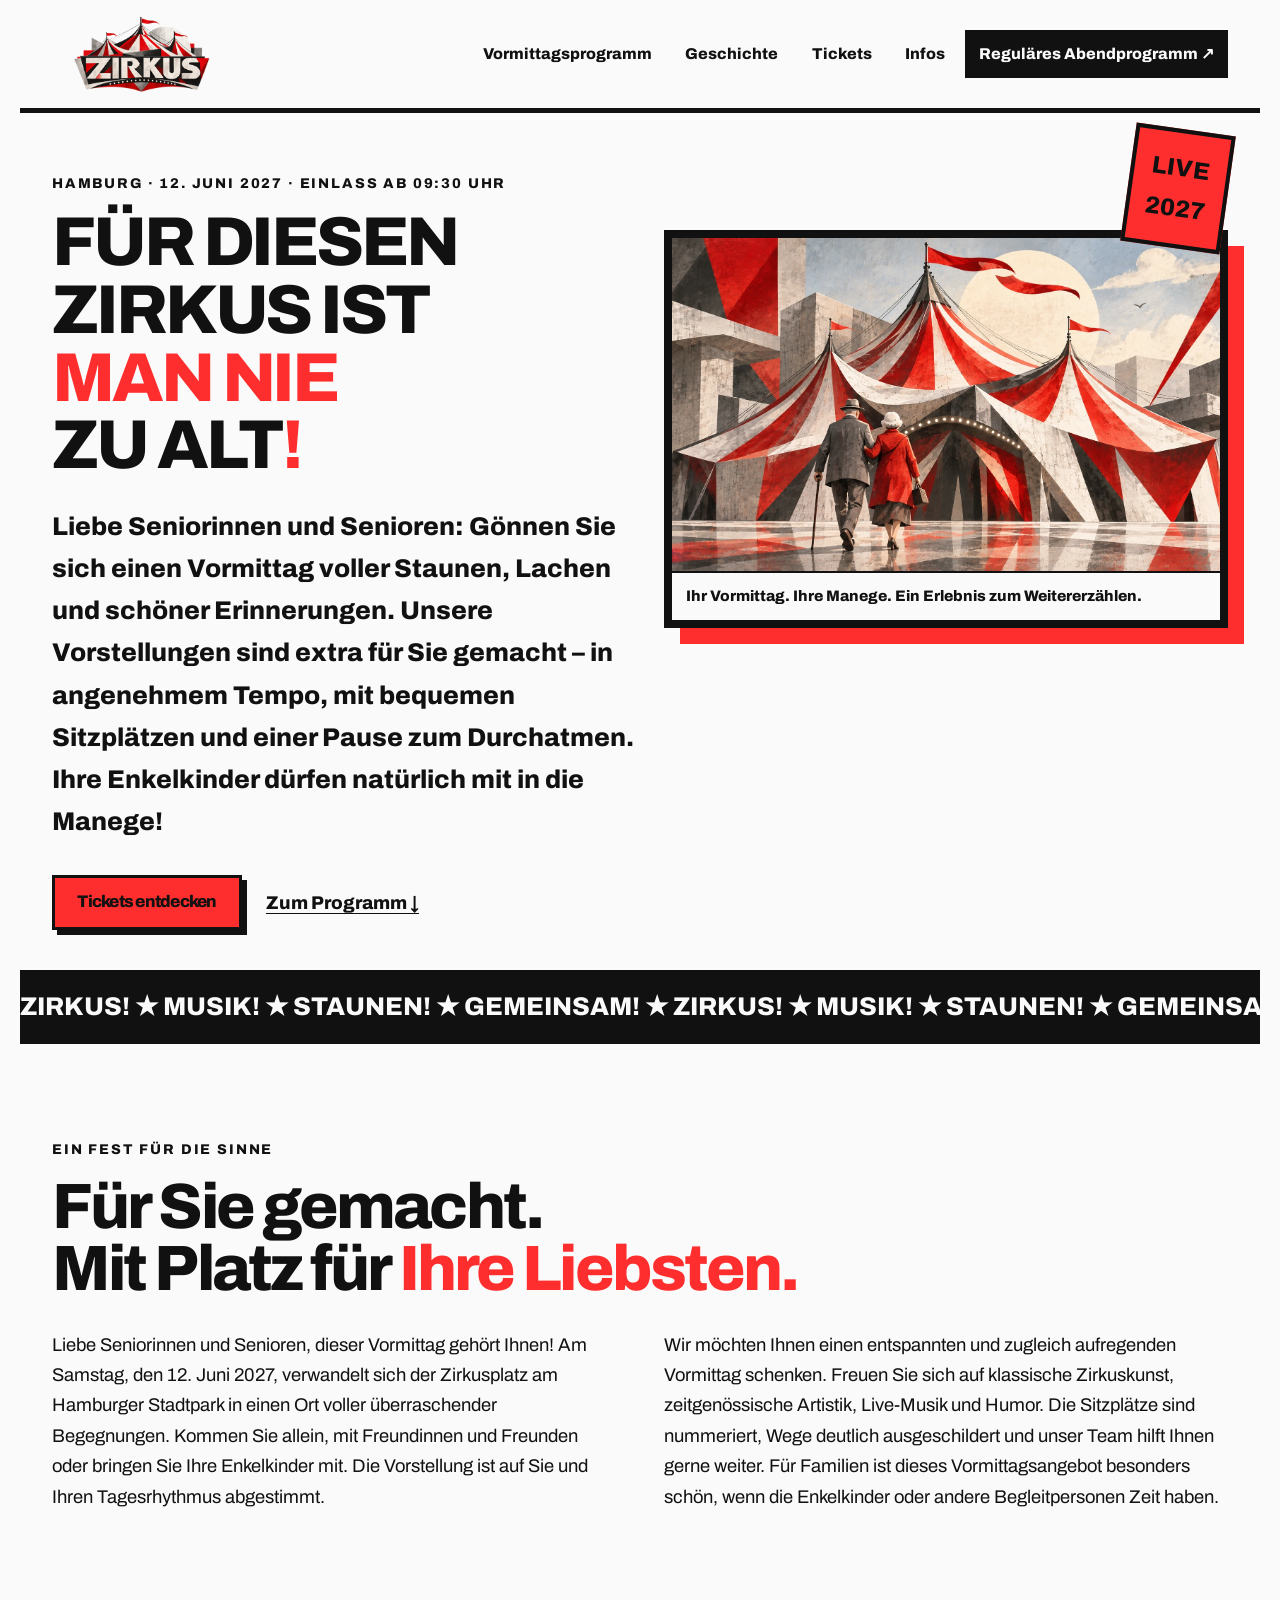
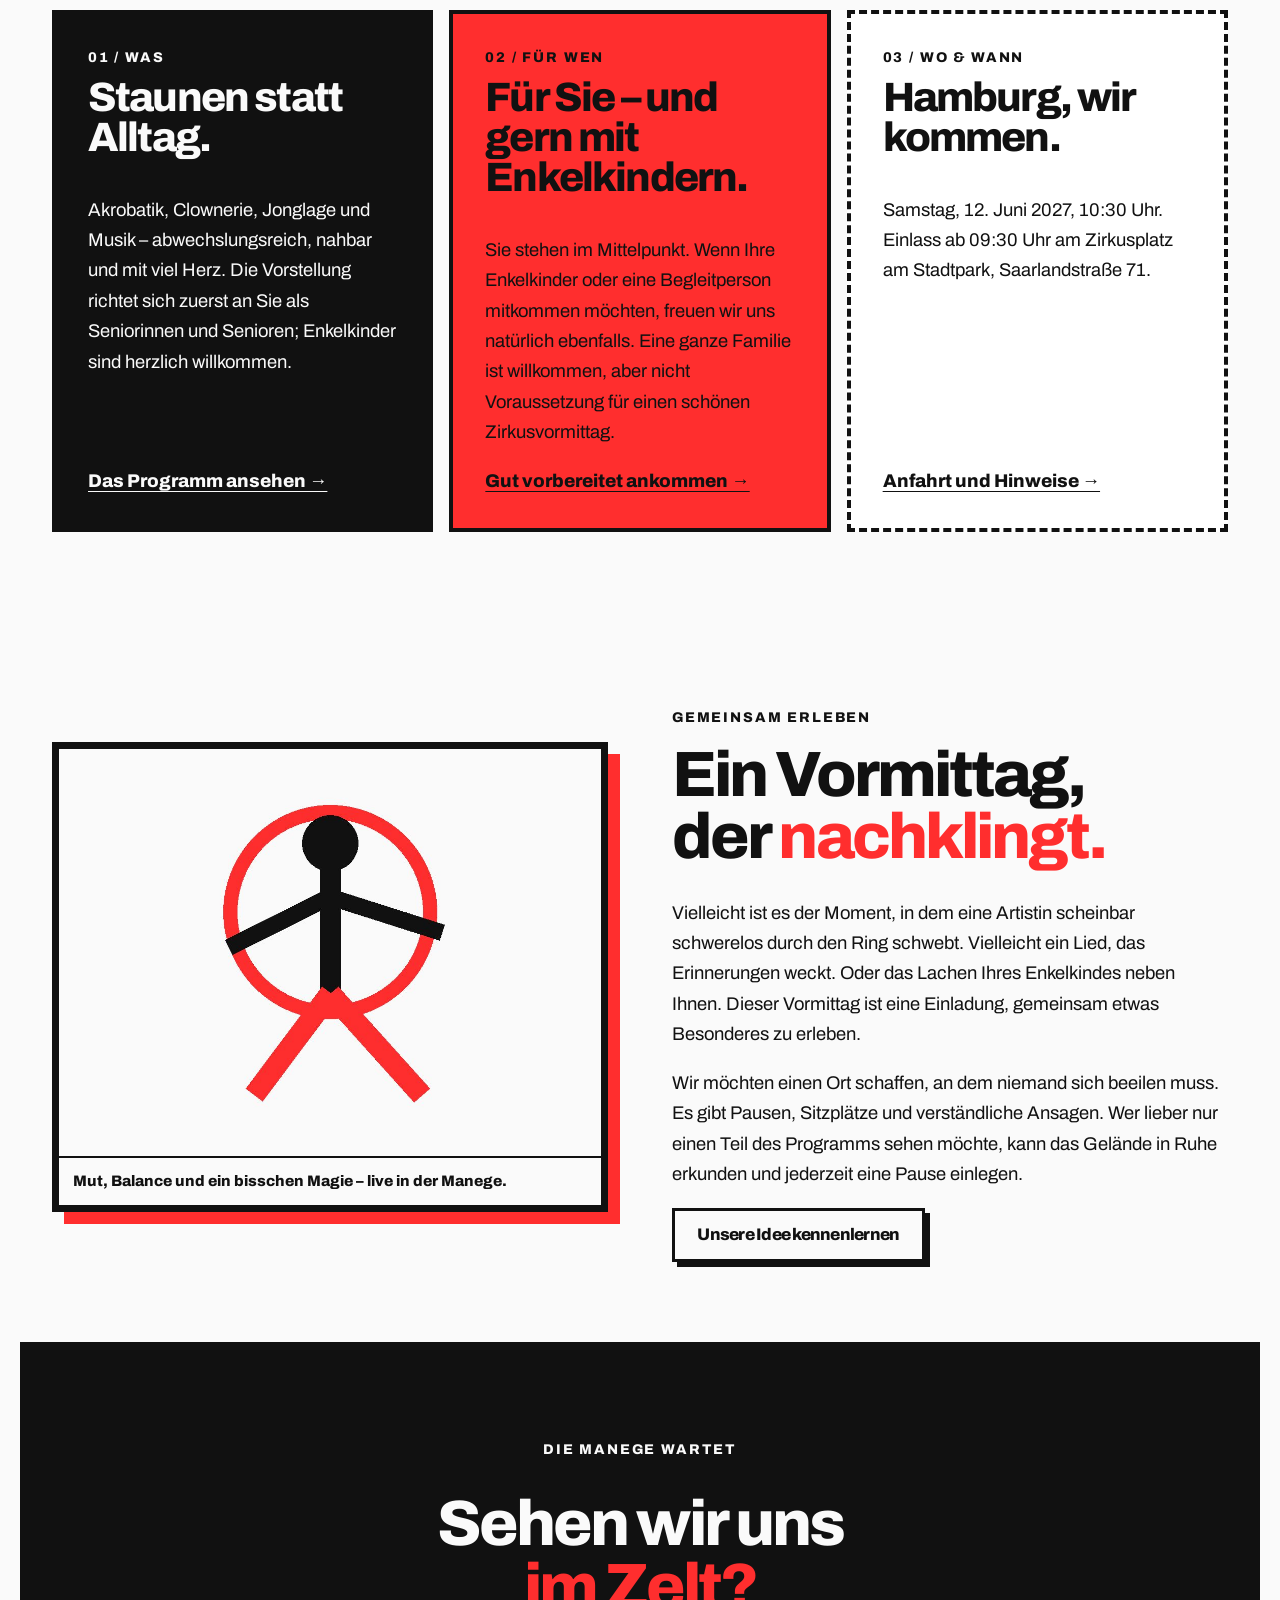
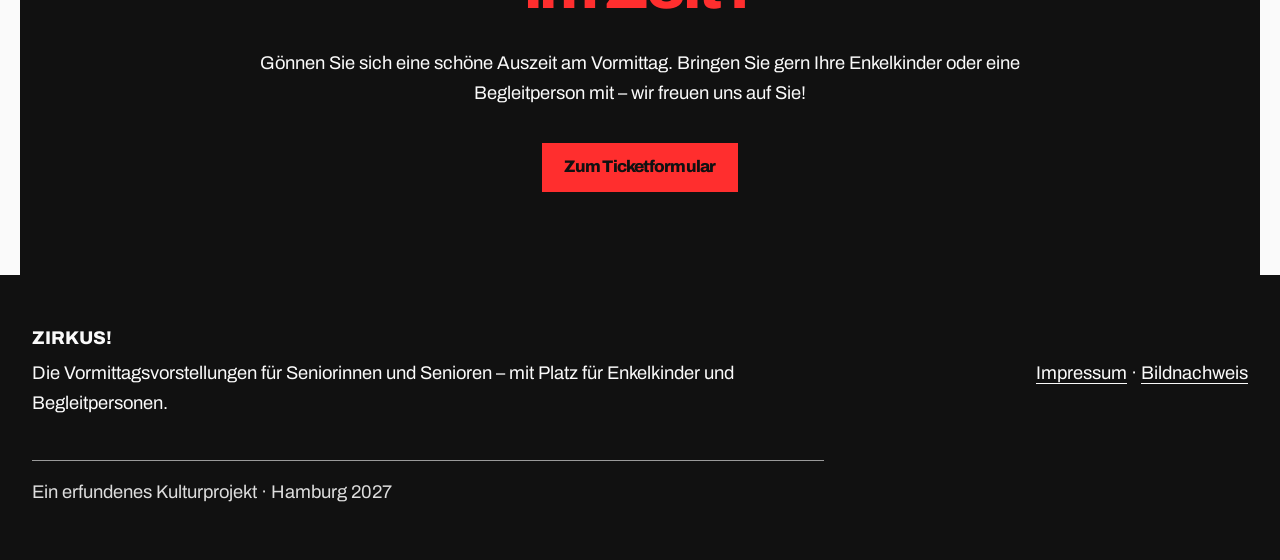
<file: index.html>
<!doctype html>
<html lang="de">
<head>
<meta charset="utf-8">
<meta name="viewport" content="width=device-width, initial-scale=1">
<title>ZIRKUS! – Vormittagsvorstellungen für Senior:innen</title>
<meta name="description" content="Ein Vormittag voller Artistik, Musik und Humor – eigens für Seniorinnen und Senioren. Enkelkinder sind herzlich willkommen.">
<meta name="theme-color" content="#111111">
<link rel="icon" href="assets/favicon.png" type="image/png">
<link rel="apple-touch-icon" href="assets/apple-touch-icon.png">
<link rel="stylesheet" href="css/style.css">
<script type="application/ld+json">
{
 "@context":"https://schema.org",
 "@type":"Event",
 "name":"ZIRKUS! – Die Manege am Vormittag",
 "startDate":"2027-06-12T10:30:00+02:00",
 "endDate":"2027-06-12T13:00:00+02:00",
 "eventStatus":"https://schema.org/EventScheduled",
 "eventAttendanceMode":"https://schema.org/OfflineEventAttendanceMode",
 "location":{"@type":"Place","name":"Zirkusplatz am Stadtpark","address":{"@type":"PostalAddress","streetAddress":"Saarlandstraße 71","addressLocality":"Hamburg","postalCode":"22303","addressCountry":"DE"}},
 "description":"Eine Vormittagsvorstellung mit Artistik, Musik und Humor, die sich besonders an Seniorinnen und Senioren richtet. Enkelkinder und Begleitpersonen sind willkommen."
}
</script>
<meta property="og:title" content="ZIRKUS! – Die Manege am Vormittag">
<meta property="og:description" content="Ein Vormittag voller Artistik, Musik und Humor für Seniorinnen und Senioren. Am 12. Juni 2027 in Hamburg.">
<meta property="og:image" content="assets/img/manege-hero.webp">
<meta property="og:type" content="website">
</head>
<body>
<a class="skip-link" href="#inhalt">Zum Inhalt springen</a>
<header class="site-header">
<a class="brand" href="index.html" aria-label="ZIRKUS! – zur Startseite des Vormittagsprogramms"><img src="assets/img/logo-neu.png" width="180" height="102" alt="Zirkus – Vormittagsprogramm"></a>
<nav aria-label="Hauptnavigation">
<a href="programm.html">Vormittagsprogramm</a>
<a href="story.html">Geschichte</a>
<a href="tickets.html">Tickets</a>
<a href="infos.html">Infos</a>
<a class="nav-evening" href="https://www.zirkus-beispiel.de" target="_blank" rel="noopener">Reguläres Abendprogramm ↗</a>
</nav>
</header>
<main id="inhalt">
<section class="hero">
<div class="hero-copy">
<p class="eyebrow">HAMBURG · 12. JUNI 2027 · EINLASS AB 09:30 UHR</p>
<h1>FÜR DIESEN<br>ZIRKUS IST<br><em>MAN NIE</em><br>ZU ALT<span>!</span></h1>
<p class="lead">Liebe Seniorinnen und Senioren: Gönnen Sie sich einen Vormittag voller Staunen, Lachen und schöner Erinnerungen. Unsere Vorstellungen sind extra für Sie gemacht – in angenehmem Tempo, mit bequemen Sitzplätzen und einer Pause zum Durchatmen. Ihre Enkelkinder dürfen natürlich mit in die Manege!</p>
<div class="hero-actions"><a class="button button-red" href="tickets.html">Tickets entdecken</a><a class="text-link" href="programm.html">Zum Programm ↓</a></div>
</div>
<figure class="hero-art"><img src="assets/img/manege-hero.webp" width="1672" height="941" alt="Ein älteres Paar geht gemeinsam auf ein großes rot-weißes Zirkuszelt zu"><figcaption>Ihr Vormittag. Ihre Manege. Ein Erlebnis zum Weitererzählen.</figcaption></figure>
<div class="hero-stamp">LIVE<br>2027</div>
</section>
<div class="ticker" aria-label="Zirkus, Musik, Staunen, gemeinsam"><div>ZIRKUS! ★ MUSIK! ★ STAUNEN! ★ GEMEINSAM! ★ ZIRKUS! ★ MUSIK! ★ STAUNEN! ★ GEMEINSAM! ★</div></div>
<section class="intro section-pad">
<p class="eyebrow">EIN FEST FÜR DIE SINNE</p><h2>Für Sie gemacht.<br>Mit Platz für <span>Ihre Liebsten.</span></h2>
<div class="two-col"><p>Liebe Seniorinnen und Senioren, dieser Vormittag gehört Ihnen! Am Samstag, den 12. Juni 2027, verwandelt sich der Zirkusplatz am Hamburger Stadtpark in einen Ort voller überraschender Begegnungen. Kommen Sie allein, mit Freundinnen und Freunden oder bringen Sie Ihre Enkelkinder mit. Die Vorstellung ist auf Sie und Ihren Tagesrhythmus abgestimmt.</p>
<p>Wir möchten Ihnen einen entspannten und zugleich aufregenden Vormittag schenken. Freuen Sie sich auf klassische Zirkuskunst, zeitgenössische Artistik, Live-Musik und Humor. Die Sitzplätze sind nummeriert, Wege deutlich ausgeschildert und unser Team hilft Ihnen gerne weiter. Für Familien ist dieses Vormittagsangebot besonders schön, wenn die Enkelkinder oder andere Begleitpersonen Zeit haben.</p></div>
</section>
<section class="feature-grid section-pad">
<article class="feature feature-dark"><span class="number">01 / WAS</span><h2>Staunen statt Alltag.</h2><p>Akrobatik, Clownerie, Jonglage und Musik – abwechslungsreich, nahbar und mit viel Herz. Die Vorstellung richtet sich zuerst an Sie als Seniorinnen und Senioren; Enkelkinder sind herzlich willkommen.</p><a href="programm.html">Das Programm ansehen →</a></article>
<article class="feature feature-red"><span class="number">02 / FÜR WEN</span><h2>Für Sie – und gern mit Enkelkindern.</h2><p>Sie stehen im Mittelpunkt. Wenn Ihre Enkelkinder oder eine Begleitperson mitkommen möchten, freuen wir uns natürlich ebenfalls. Eine ganze Familie ist willkommen, aber nicht Voraussetzung für einen schönen Zirkusvormittag.</p><a href="infos.html#faq">Gut vorbereitet ankommen →</a></article>
<article class="feature feature-light"><span class="number">03 / WO & WANN</span><h2>Hamburg, wir kommen.</h2><p><time datetime="2027-06-12T10:30:00+02:00">Samstag, 12. Juni 2027, 10:30 Uhr</time>. Einlass ab 09:30 Uhr am Zirkusplatz am Stadtpark, Saarlandstraße 71.</p><a href="infos.html#anfahrt">Anfahrt und Hinweise →</a></article>
</section>
<section class="image-story section-pad">
<figure><img src="assets/img/artistin.jpg" width="1200" height="800" loading="lazy" alt="Abstrakte Illustration einer Artistin in einem roten Ring"><figcaption>Mut, Balance und ein bisschen Magie – live in der Manege.</figcaption></figure>
<div><p class="eyebrow">GEMEINSAM ERLEBEN</p><h2>Ein Vormittag,<br>der <span>nachklingt.</span></h2><p>Vielleicht ist es der Moment, in dem eine Artistin scheinbar schwerelos durch den Ring schwebt. Vielleicht ein Lied, das Erinnerungen weckt. Oder das Lachen Ihres Enkelkindes neben Ihnen. Dieser Vormittag ist eine Einladung, gemeinsam etwas Besonderes zu erleben.</p><p>Wir möchten einen Ort schaffen, an dem niemand sich beeilen muss. Es gibt Pausen, Sitzplätze und verständliche Ansagen. Wer lieber nur einen Teil des Programms sehen möchte, kann das Gelände in Ruhe erkunden und jederzeit eine Pause einlegen.</p><a class="button" href="story.html">Unsere Idee kennenlernen</a></div>
</section>
<section class="closing-cta section-pad"><p class="eyebrow">DIE MANEGE WARTET</p><h2>Sehen wir uns<br><span>im Zelt?</span></h2><p>Gönnen Sie sich eine schöne Auszeit am Vormittag. Bringen Sie gern Ihre Enkelkinder oder eine Begleitperson mit – wir freuen uns auf Sie!</p><a class="button button-red" href="tickets.html">Zum Ticketformular</a></section>
</main>
<footer class="site-footer">
<div><strong>ZIRKUS!</strong><p>Die Vormittagsvorstellungen für Seniorinnen und Senioren – mit Platz für Enkelkinder und Begleitpersonen.</p></div>
<div><a href="infos.html#impressum">Impressum</a><span> · </span><a href="infos.html#bildnachweis">Bildnachweis</a></div>
<p class="footer-note">Ein erfundenes Kulturprojekt · Hamburg 2027</p>
</footer>
</body>
</html>
</file>
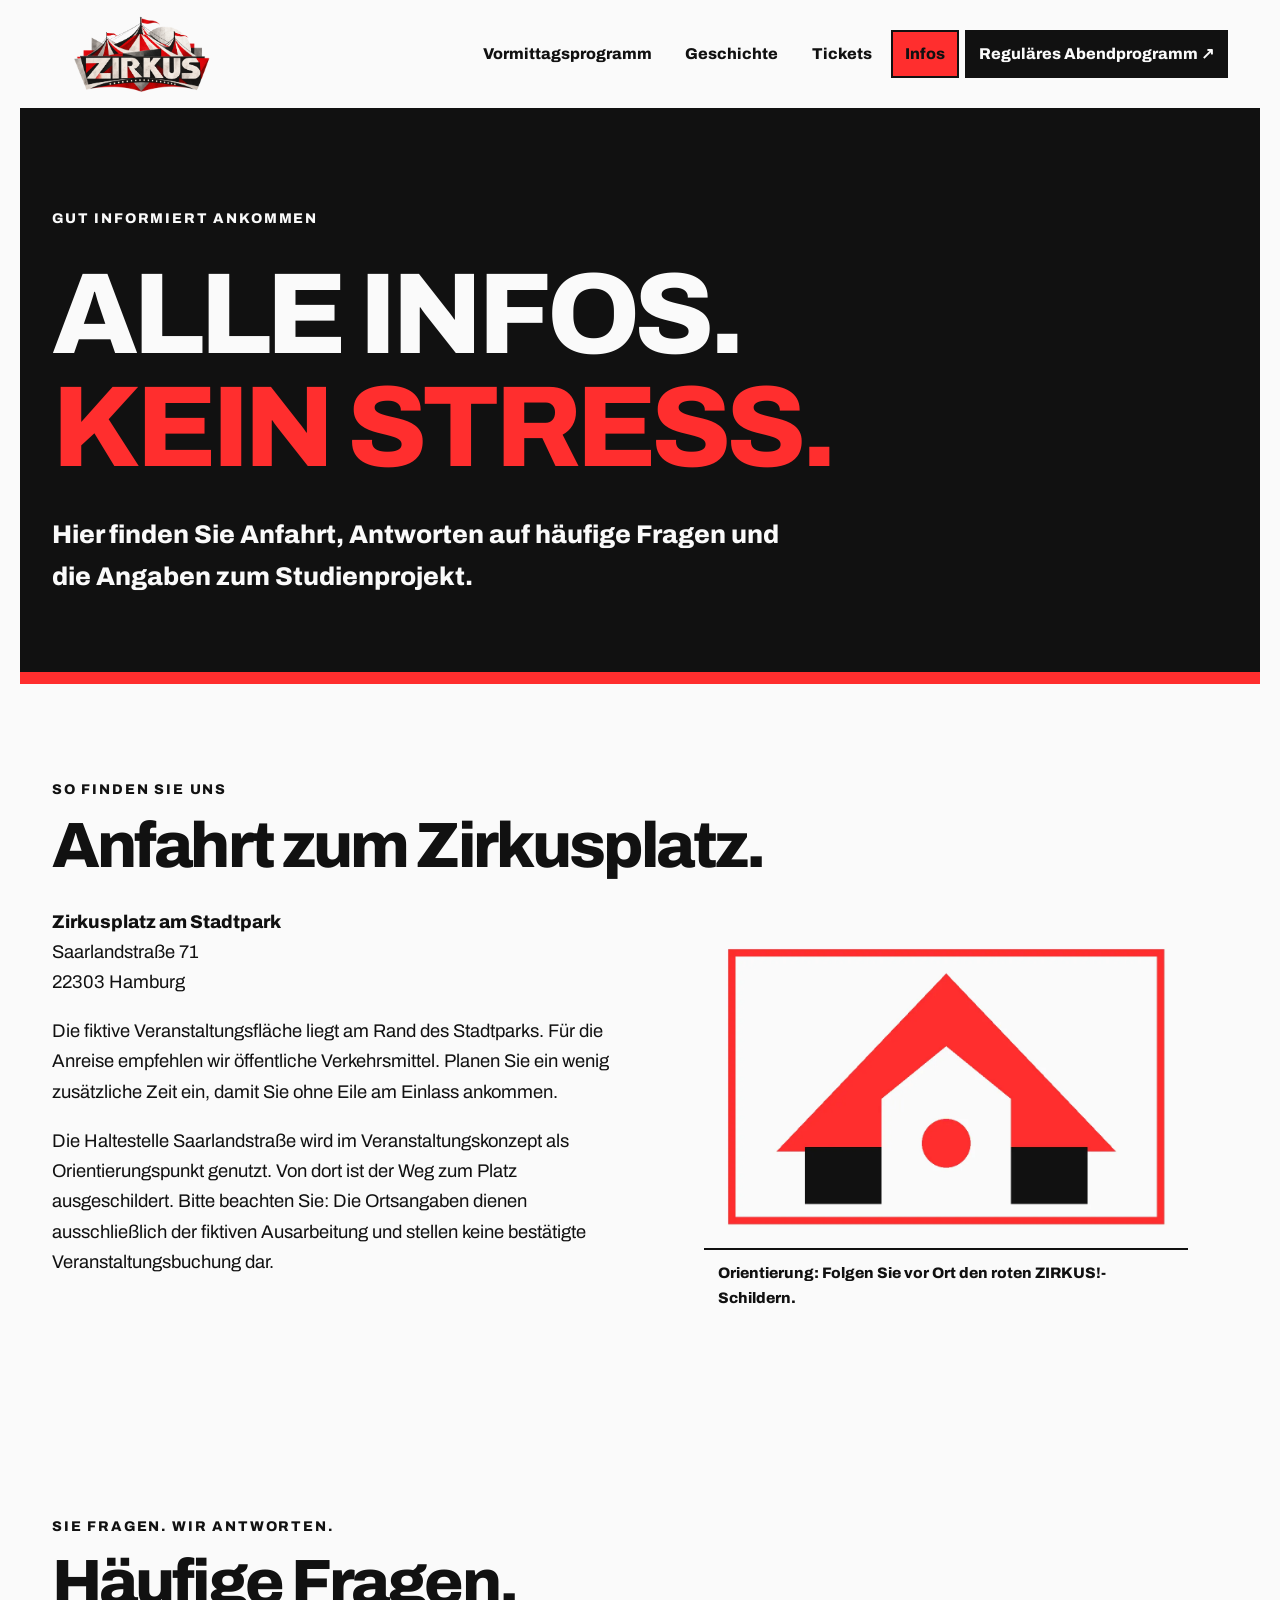
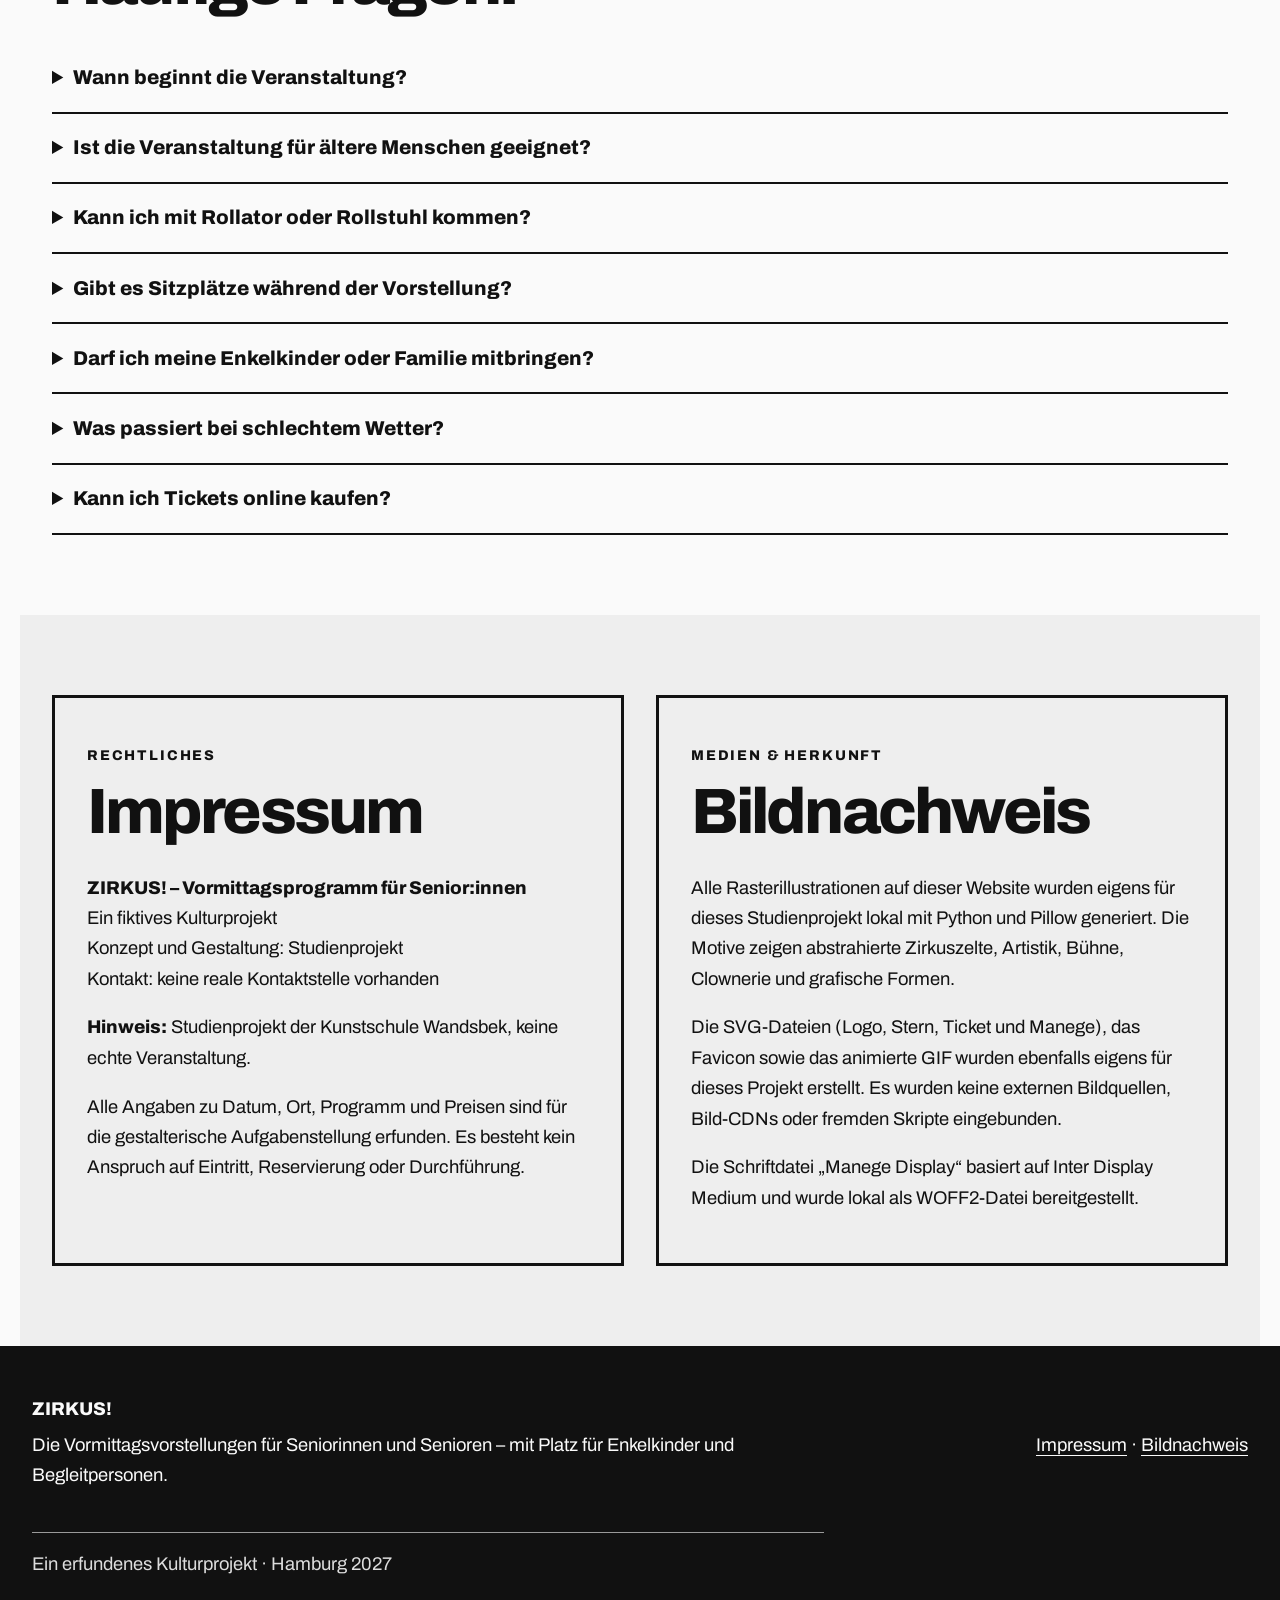
<file: infos.html>
<!doctype html>
<html lang="de">
<head>
<meta charset="utf-8">
<meta name="viewport" content="width=device-width, initial-scale=1">
<title>Besucherinfos – ZIRKUS! Hamburg</title>
<meta name="description" content="Alle Informationen zum ZIRKUS!-Vormittag für Seniorinnen und Senioren: Anfahrt, Zugänglichkeit und häufige Fragen.">
<meta name="theme-color" content="#111111">
<link rel="icon" href="assets/favicon.png" type="image/png">
<link rel="apple-touch-icon" href="assets/apple-touch-icon.png">
<link rel="stylesheet" href="css/style.css">

</head>
<body>
<a class="skip-link" href="#inhalt">Zum Inhalt springen</a>
<header class="site-header">
<a class="brand" href="index.html" aria-label="ZIRKUS! – zur Startseite des Vormittagsprogramms"><img src="assets/img/logo-neu.png" width="180" height="102" alt="Zirkus – Vormittagsprogramm"></a>
<nav aria-label="Hauptnavigation">
<a href="programm.html">Vormittagsprogramm</a>
<a href="story.html">Geschichte</a>
<a href="tickets.html">Tickets</a>
<a href="infos.html" aria-current="page">Infos</a>
<a class="nav-evening" href="https://www.zirkus-beispiel.de" target="_blank" rel="noopener">Reguläres Abendprogramm ↗</a>
</nav>
</header>
<main id="inhalt">
<section class="page-hero"><p class="eyebrow">GUT INFORMIERT ANKOMMEN</p><h1>ALLE INFOS.<br><span>KEIN STRESS.</span></h1><p class="lead">Hier finden Sie Anfahrt, Antworten auf häufige Fragen und die Angaben zum Studienprojekt.</p></section>
<section class="section-pad" id="anfahrt"><p class="eyebrow">SO FINDEN SIE UNS</p><h2>Anfahrt zum Zirkusplatz.</h2><div class="two-col"><div><p><strong>Zirkusplatz am Stadtpark</strong><br>Saarlandstraße 71<br>22303 Hamburg</p><p>Die fiktive Veranstaltungsfläche liegt am Rand des Stadtparks. Für die Anreise empfehlen wir öffentliche Verkehrsmittel. Planen Sie ein wenig zusätzliche Zeit ein, damit Sie ohne Eile am Einlass ankommen.</p><p>Die Haltestelle Saarlandstraße wird im Veranstaltungskonzept als Orientierungspunkt genutzt. Von dort ist der Weg zum Platz ausgeschildert. Bitte beachten Sie: Die Ortsangaben dienen ausschließlich der fiktiven Ausarbeitung und stellen keine bestätigte Veranstaltungsbuchung dar.</p></div><figure><img src="assets/img/manege-detail.webp" width="1200" height="800" loading="lazy" alt="Grafische Zirkuszeltillustration als Wegweiser"><figcaption>Orientierung: Folgen Sie vor Ort den roten ZIRKUS!-Schildern.</figcaption></figure></div></section>
<section class="section-pad faq-section" id="faq"><p class="eyebrow">SIE FRAGEN. WIR ANTWORTEN.</p><h2>Häufige Fragen.</h2>
<details><summary>Wann beginnt die Veranstaltung?</summary><p>Der Einlass ist ab 09:30 Uhr geplant. Die Vorstellung beginnt am Samstag, 12. Juni 2027, um 10:30 Uhr und klingt gegen 13:00 Uhr aus.</p></details>
<details><summary>Ist die Veranstaltung für ältere Menschen geeignet?</summary><p>Ja. Das Konzept richtet sich ausdrücklich auch an Rentnerinnen und Rentner. Große Schrift, deutliche Kontraste, eine übersichtliche Wegeführung, Sitzgelegenheiten und Pausen gehören zur Planung.</p></details>
<details><summary>Kann ich mit Rollator oder Rollstuhl kommen?</summary><p>Das fiktive Veranstaltungskonzept sieht barrierearme Wege und reservierbare Plätze mit mehr Bewegungsfläche vor. Konkrete bauliche Angaben können für ein reales Gelände erst nach einer Prüfung vor Ort bestätigt werden.</p></details>
<details><summary>Gibt es Sitzplätze während der Vorstellung?</summary><p>Ja. Die Vorstellung ist als bestuhlte Zeltveranstaltung gedacht. Bitte geben Sie besonderen Platzbedarf in einer realen Veranstaltung frühzeitig an. In diesem Studienprojekt werden keine Plätze tatsächlich reserviert.</p></details>
<details><summary>Darf ich meine Enkelkinder oder Familie mitbringen?</summary><p>Sehr gerne! Im Mittelpunkt stehen Sie als Seniorin oder Senior. Enkelkinder sind ausdrücklich willkommen. Auch eine Begleitperson oder die ganze Familie kann mitkommen – wir wissen aber, dass viele Angehörige vormittags arbeiten und das Angebot deshalb vor allem für Sie gedacht ist.</p></details>
<details><summary>Was passiert bei schlechtem Wetter?</summary><p>Die Vorstellung ist im Zirkuszelt geplant. Für die Anreise und den Weg zwischen Haltestelle und Einlass empfehlen wir wettergerechte Kleidung. Verbindliche Wetter- oder Ausfallinformationen gibt es für das fiktive Projekt nicht.</p></details>
<details><summary>Kann ich Tickets online kaufen?</summary><p>Nein. Die Ticketseite zeigt ein Gestaltungsbeispiel. Das Formular versendet keine Daten und löst keine Buchung aus, denn ZIRKUS! ist eine erfundene Veranstaltung im Rahmen eines Studienprojekts.</p></details>
</section>
<section class="section-pad legal-grid">
<section id="impressum"><p class="eyebrow">RECHTLICHES</p><h2>Impressum</h2><p><strong>ZIRKUS! – Vormittagsprogramm für Senior:innen</strong><br>Ein fiktives Kulturprojekt<br>Konzept und Gestaltung: Studienprojekt<br>Kontakt: keine reale Kontaktstelle vorhanden</p><p><strong>Hinweis:</strong> Studienprojekt der Kunstschule Wandsbek, keine echte Veranstaltung.</p><p>Alle Angaben zu Datum, Ort, Programm und Preisen sind für die gestalterische Aufgabenstellung erfunden. Es besteht kein Anspruch auf Eintritt, Reservierung oder Durchführung.</p></section>
<section id="bildnachweis"><p class="eyebrow">MEDIEN & HERKUNFT</p><h2>Bildnachweis</h2><p>Alle Rasterillustrationen auf dieser Website wurden eigens für dieses Studienprojekt lokal mit Python und Pillow generiert. Die Motive zeigen abstrahierte Zirkuszelte, Artistik, Bühne, Clownerie und grafische Formen.</p><p>Die SVG-Dateien (Logo, Stern, Ticket und Manege), das Favicon sowie das animierte GIF wurden ebenfalls eigens für dieses Projekt erstellt. Es wurden keine externen Bildquellen, Bild-CDNs oder fremden Skripte eingebunden.</p><p>Die Schriftdatei „Manege Display“ basiert auf Inter Display Medium und wurde lokal als WOFF2-Datei bereitgestellt.</p></section>
</section>
</main>
<footer class="site-footer">
<div><strong>ZIRKUS!</strong><p>Die Vormittagsvorstellungen für Seniorinnen und Senioren – mit Platz für Enkelkinder und Begleitpersonen.</p></div>
<div><a href="infos.html#impressum">Impressum</a><span> · </span><a href="infos.html#bildnachweis">Bildnachweis</a></div>
<p class="footer-note">Ein erfundenes Kulturprojekt · Hamburg 2027</p>
</footer>
</body>
</html>
</file>
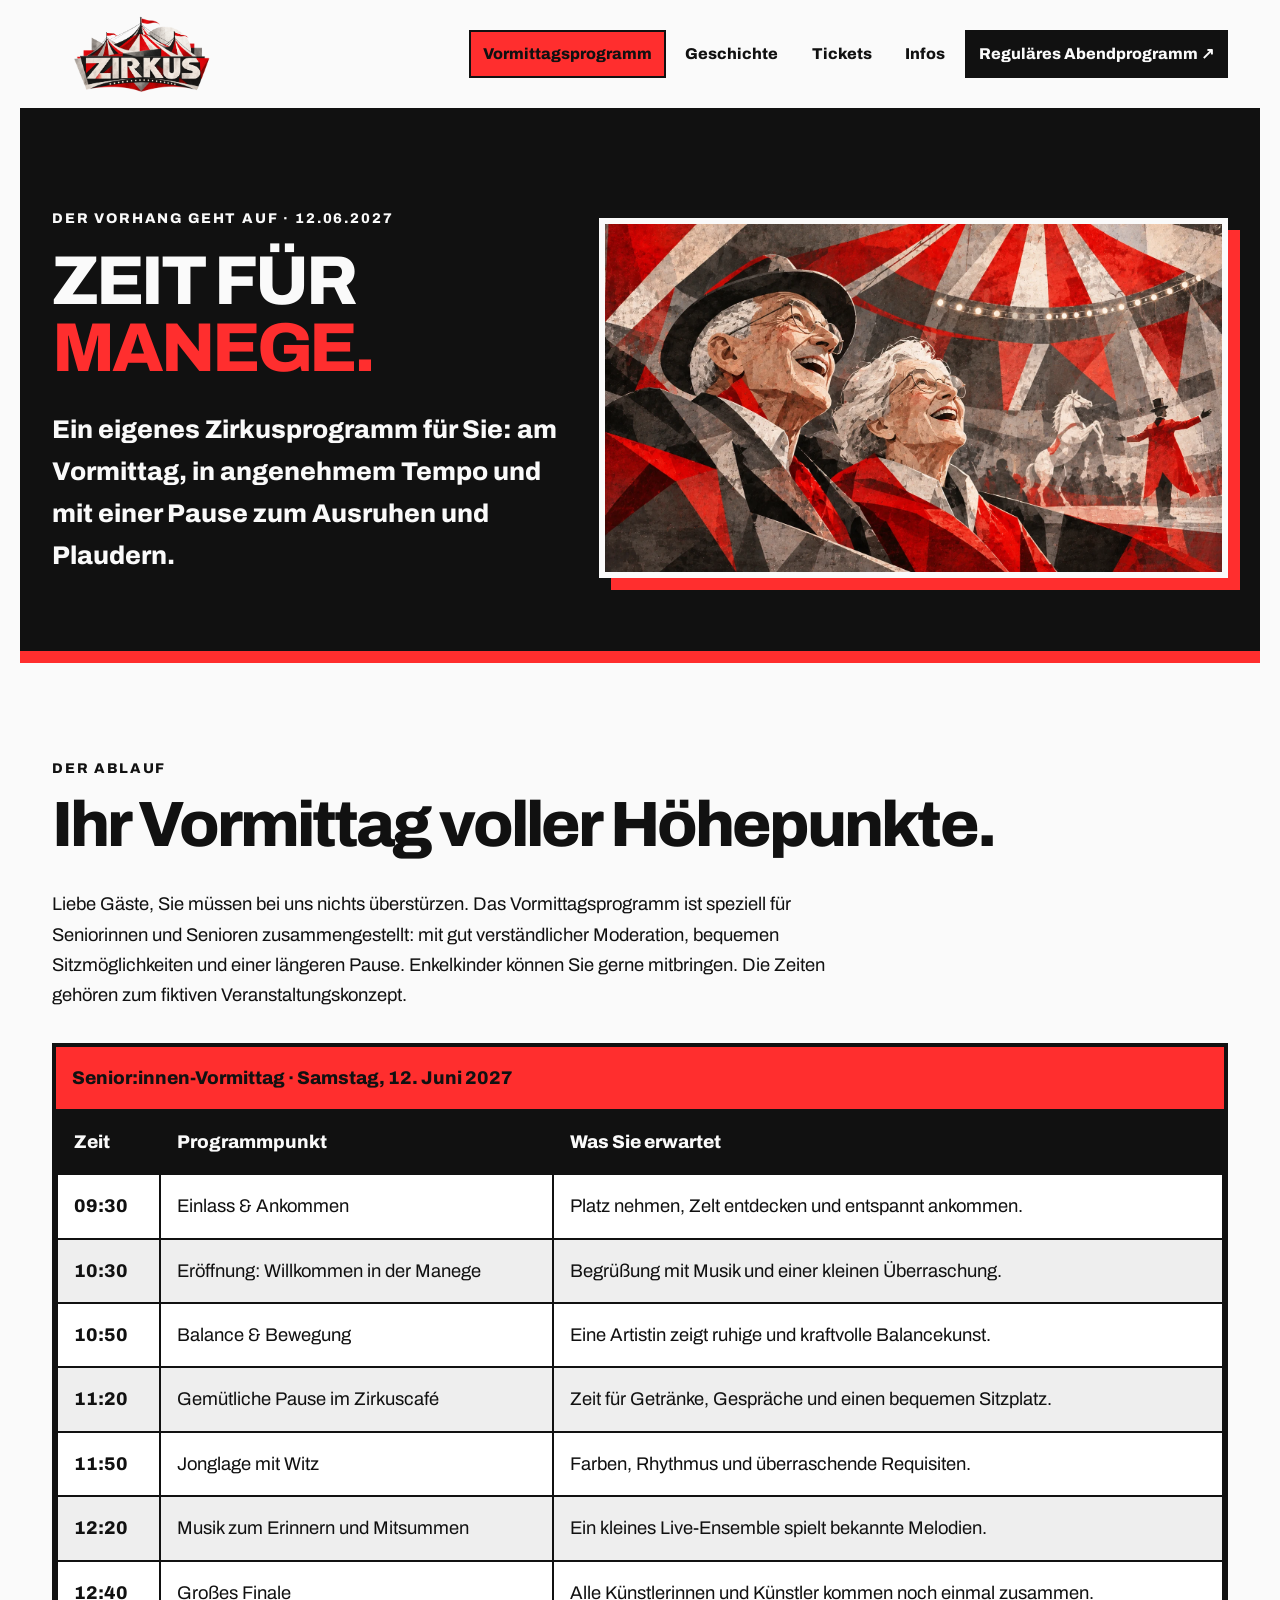
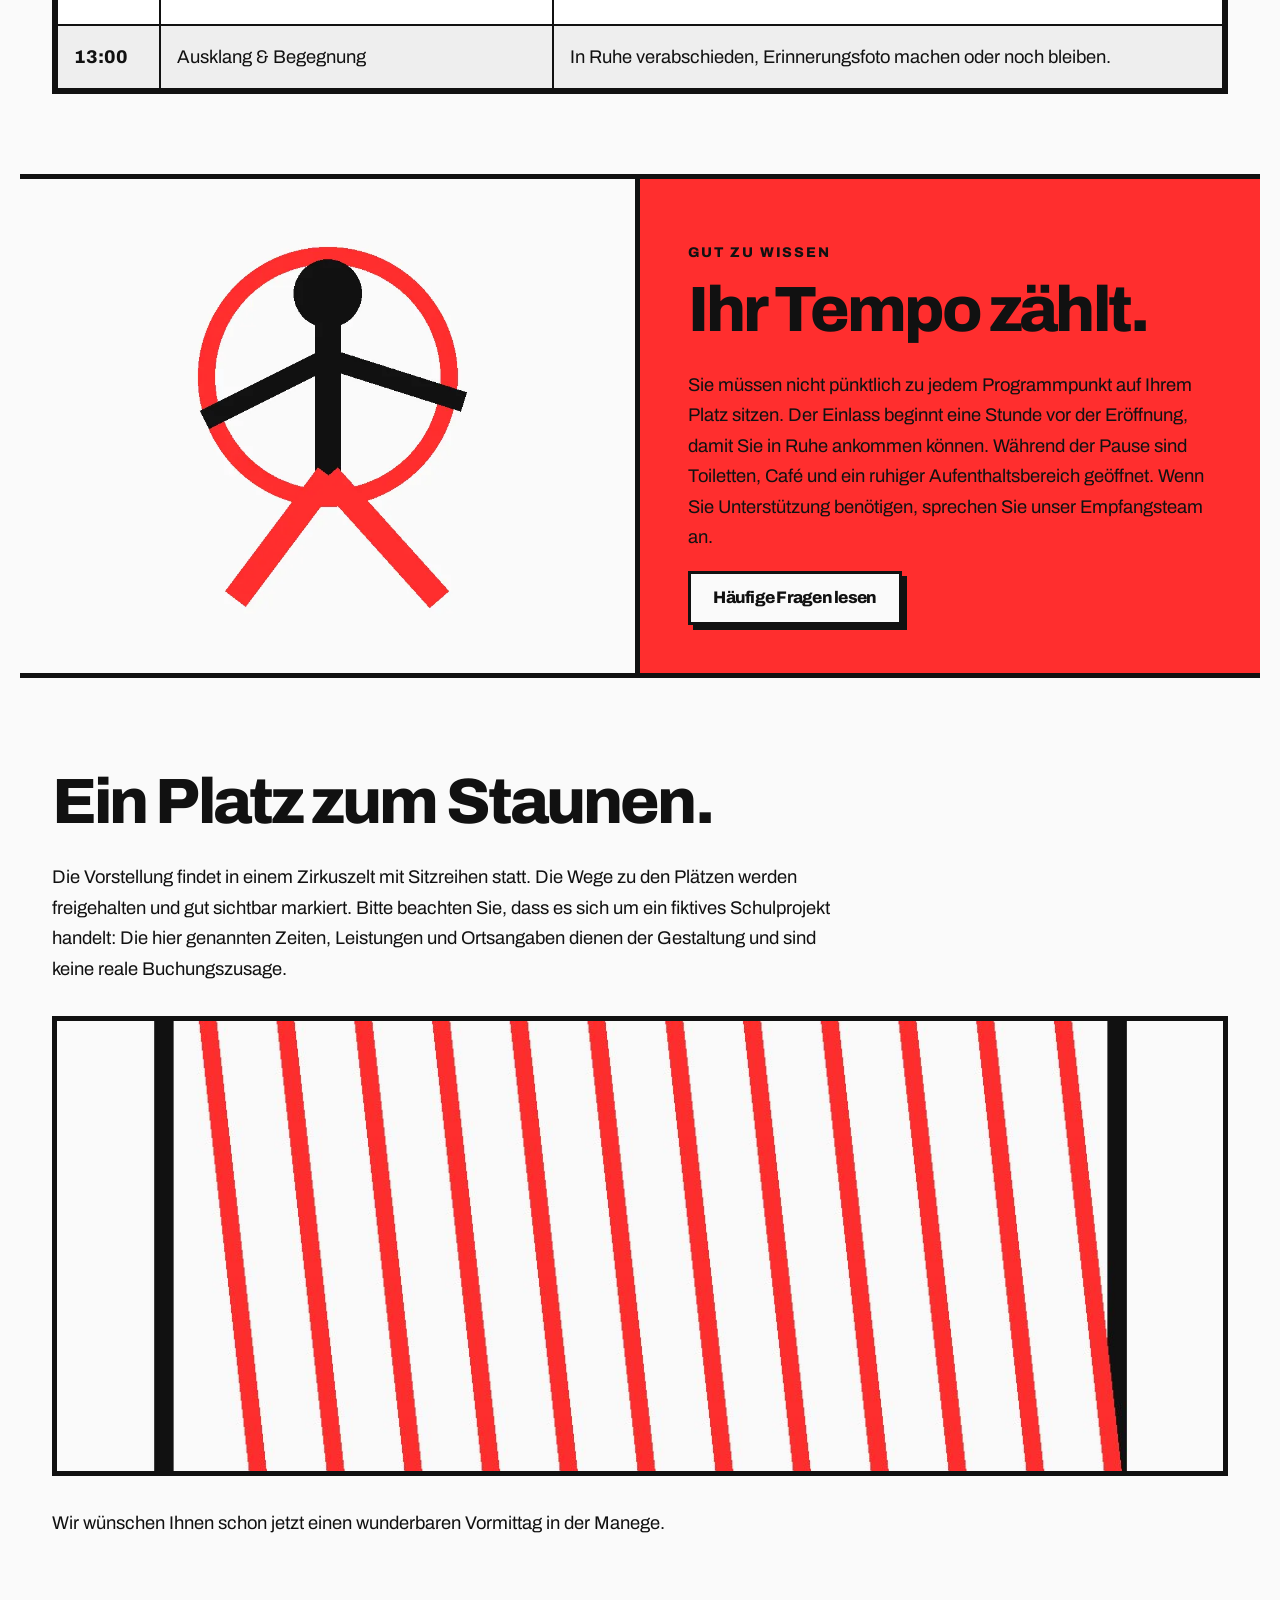
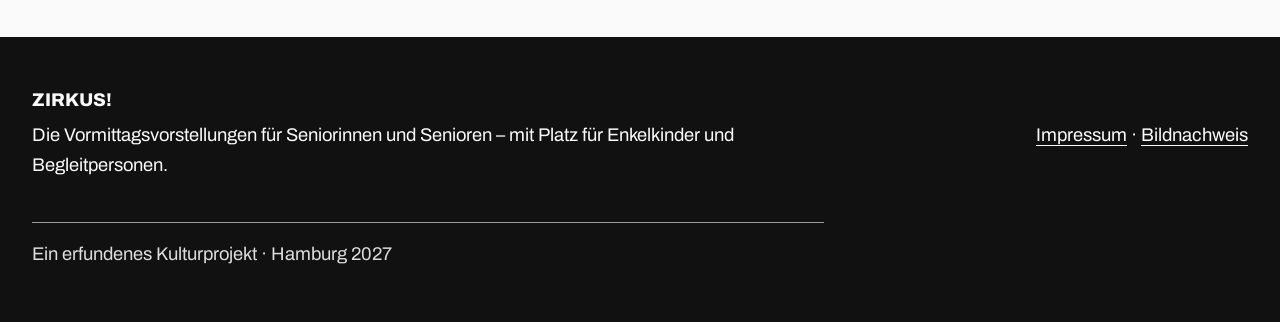
<file: programm.html>
<!doctype html>
<html lang="de">
<head>
<meta charset="utf-8">
<meta name="viewport" content="width=device-width, initial-scale=1">
<title>Vormittagsprogramm – ZIRKUS! für Senior:innen</title>
<meta name="description" content="Ihr Vormittag in der Manege: Artistik, Jonglage, Live-Musik und genügend Pausen – am 12. Juni 2027.">
<meta name="theme-color" content="#111111">
<link rel="icon" href="assets/favicon.png" type="image/png">
<link rel="apple-touch-icon" href="assets/apple-touch-icon.png">
<link rel="stylesheet" href="css/style.css">

</head>
<body>
<a class="skip-link" href="#inhalt">Zum Inhalt springen</a>
<header class="site-header">
<a class="brand" href="index.html" aria-label="ZIRKUS! – zur Startseite des Vormittagsprogramms"><img src="assets/img/logo-neu.png" width="180" height="102" alt="Zirkus – Vormittagsprogramm"></a>
<nav aria-label="Hauptnavigation">
<a href="programm.html" aria-current="page">Vormittagsprogramm</a>
<a href="story.html">Geschichte</a>
<a href="tickets.html">Tickets</a>
<a href="infos.html">Infos</a>
<a class="nav-evening" href="https://www.zirkus-beispiel.de" target="_blank" rel="noopener">Reguläres Abendprogramm ↗</a>
</nav>
</header>
<main id="inhalt">
<section class="page-hero page-hero-image"><div class="page-hero-copy"><p class="eyebrow">DER VORHANG GEHT AUF · 12.06.2027</p><h1>ZEIT FÜR<br><span>MANEGE.</span></h1><p class="lead">Ein eigenes Zirkusprogramm für Sie: am Vormittag, in angenehmem Tempo und mit einer Pause zum Ausruhen und Plaudern.</p></div><img class="page-hero-art" src="assets/img/vormittags-hero.webp" width="1672" height="941" fetchpriority="high" alt="Ein älteres Paar blickt begeistert auf ein rot-weißes Zirkuszelt und die Vorstellung in der Manege"></section>
<section class="section-pad"><div class="section-heading"><p class="eyebrow">DER ABLAUF</p><h2>Ihr Vormittag voller Höhepunkte.</h2></div>
<p>Liebe Gäste, Sie müssen bei uns nichts überstürzen. Das Vormittagsprogramm ist speziell für Seniorinnen und Senioren zusammengestellt: mit gut verständlicher Moderation, bequemen Sitzmöglichkeiten und einer längeren Pause. Enkelkinder können Sie gerne mitbringen. Die Zeiten gehören zum fiktiven Veranstaltungskonzept.</p>
<div class="table-wrap"><table><caption>Senior:innen-Vormittag · Samstag, 12. Juni 2027</caption><thead><tr><th scope="col">Zeit</th><th scope="col">Programmpunkt</th><th scope="col">Was Sie erwartet</th></tr></thead><tbody>
<tr><th scope="row">09:30</th><td>Einlass & Ankommen</td><td>Platz nehmen, Zelt entdecken und entspannt ankommen.</td></tr>
<tr><th scope="row">10:30</th><td>Eröffnung: Willkommen in der Manege</td><td>Begrüßung mit Musik und einer kleinen Überraschung.</td></tr>
<tr><th scope="row">10:50</th><td>Balance & Bewegung</td><td>Eine Artistin zeigt ruhige und kraftvolle Balancekunst.</td></tr>
<tr><th scope="row">11:20</th><td>Gemütliche Pause im Zirkuscafé</td><td>Zeit für Getränke, Gespräche und einen bequemen Sitzplatz.</td></tr>
<tr><th scope="row">11:50</th><td>Jonglage mit Witz</td><td>Farben, Rhythmus und überraschende Requisiten.</td></tr>
<tr><th scope="row">12:20</th><td>Musik zum Erinnern und Mitsummen</td><td>Ein kleines Live-Ensemble spielt bekannte Melodien.</td></tr>
<tr><th scope="row">12:40</th><td>Großes Finale</td><td>Alle Künstlerinnen und Künstler kommen noch einmal zusammen.</td></tr>
<tr><th scope="row">13:00</th><td>Ausklang & Begegnung</td><td>In Ruhe verabschieden, Erinnerungsfoto machen oder noch bleiben.</td></tr>
</tbody></table></div>
</section>
<section class="split-panel"><img src="assets/img/programm-bild.webp" width="1200" height="800" loading="lazy" alt="Grafische Illustration einer Artistiknummer in einem roten Kreis"><div><p class="eyebrow">GUT ZU WISSEN</p><h2>Ihr Tempo zählt.</h2><p>Sie müssen nicht pünktlich zu jedem Programmpunkt auf Ihrem Platz sitzen. Der Einlass beginnt eine Stunde vor der Eröffnung, damit Sie in Ruhe ankommen können. Während der Pause sind Toiletten, Café und ein ruhiger Aufenthaltsbereich geöffnet. Wenn Sie Unterstützung benötigen, sprechen Sie unser Empfangsteam an.</p><a class="button" href="infos.html#faq">Häufige Fragen lesen</a></div></section>
<section class="section-pad"><h2>Ein Platz zum Staunen.</h2><p>Die Vorstellung findet in einem Zirkuszelt mit Sitzreihen statt. Die Wege zu den Plätzen werden freigehalten und gut sichtbar markiert. Bitte beachten Sie, dass es sich um ein fiktives Schulprojekt handelt: Die hier genannten Zeiten, Leistungen und Ortsangaben dienen der Gestaltung und sind keine reale Buchungszusage.</p><img class="wide-image" src="assets/img/buehne.jpg" width="1200" height="800" loading="lazy" alt="Abstrakte grafische Bühnenillustration mit geometrischen Zirkusform"><p>Wir wünschen Ihnen schon jetzt einen wunderbaren Vormittag in der Manege.</p></section>
</main>
<footer class="site-footer">
<div><strong>ZIRKUS!</strong><p>Die Vormittagsvorstellungen für Seniorinnen und Senioren – mit Platz für Enkelkinder und Begleitpersonen.</p></div>
<div><a href="infos.html#impressum">Impressum</a><span> · </span><a href="infos.html#bildnachweis">Bildnachweis</a></div>
<p class="footer-note">Ein erfundenes Kulturprojekt · Hamburg 2027</p>
</footer>
</body>
</html>
</file>
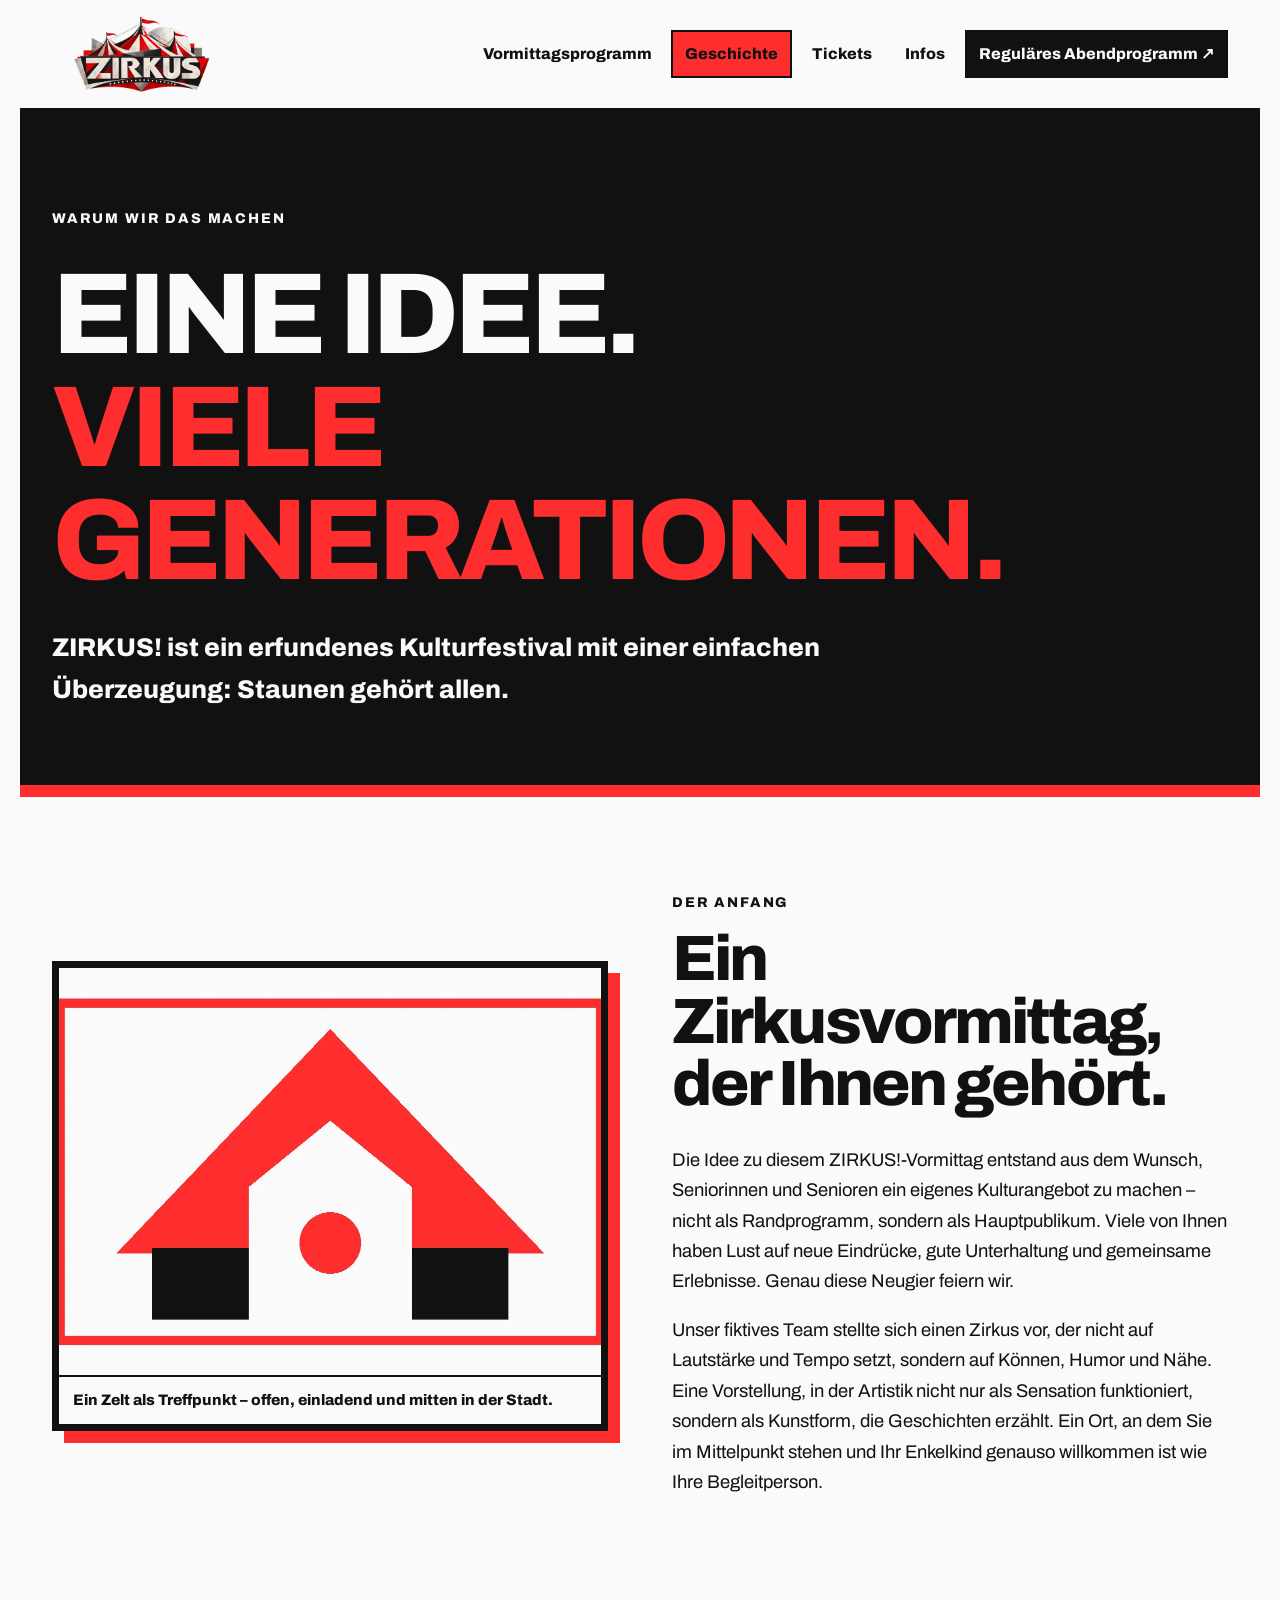
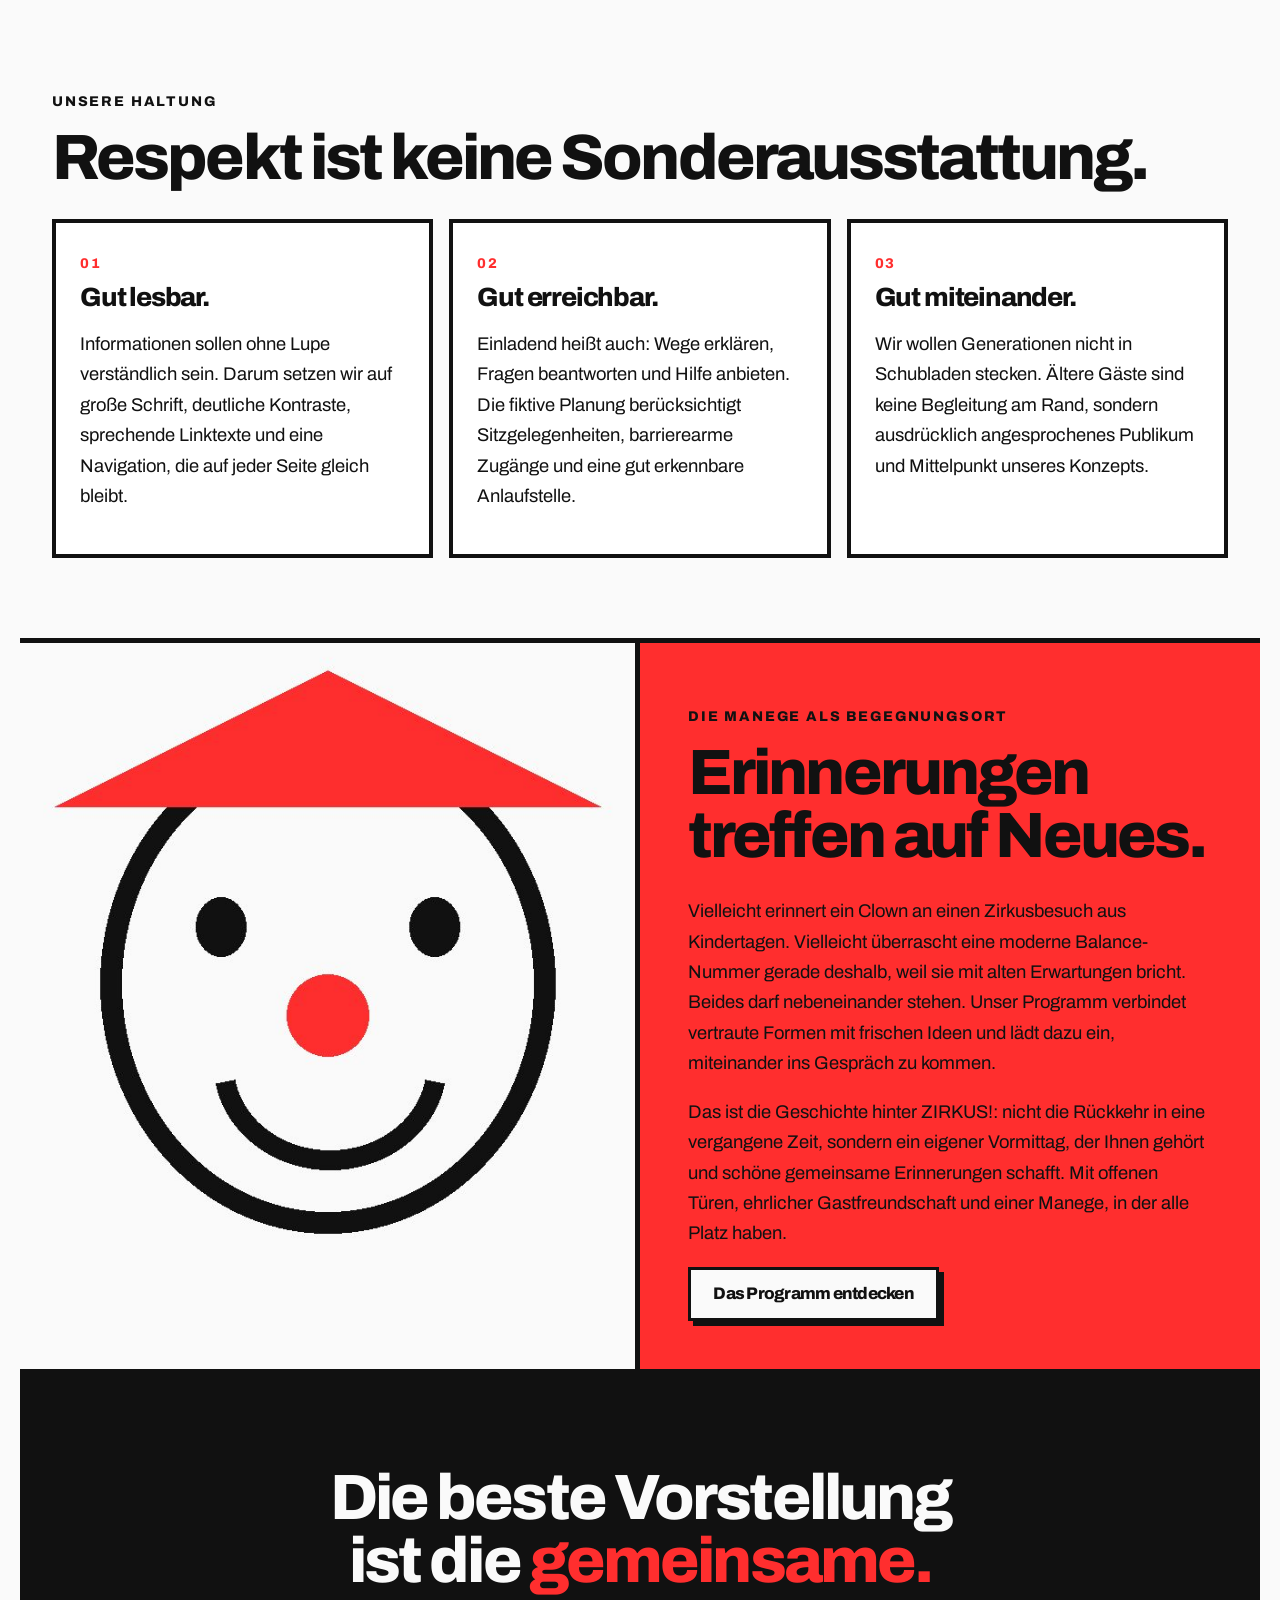
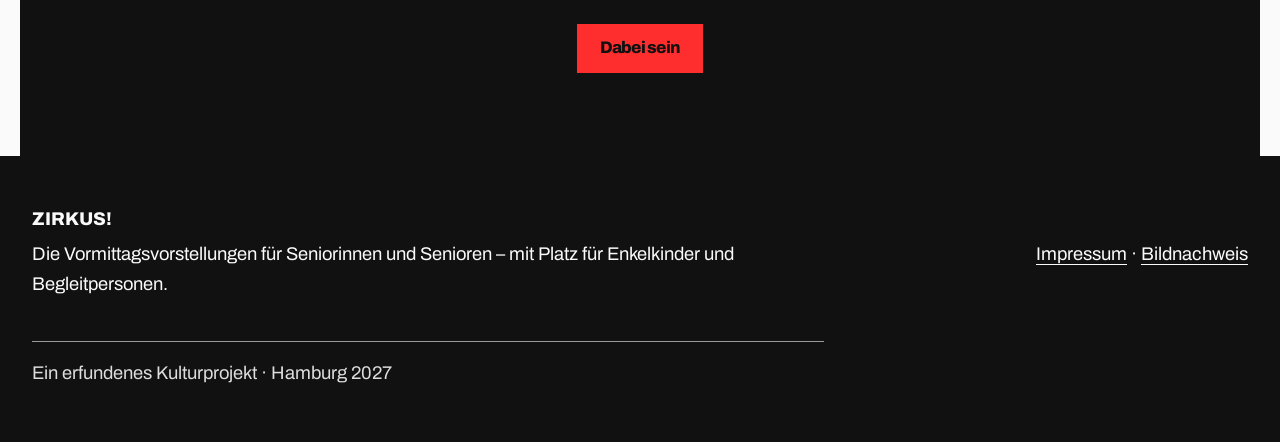
<file: story.html>
<!doctype html>
<html lang="de">
<head>
<meta charset="utf-8">
<meta name="viewport" content="width=device-width, initial-scale=1">
<title>Unsere Geschichte – ZIRKUS! Hamburg</title>
<meta name="description" content="Erfahren Sie, wie die Idee zu ZIRKUS! entstand: ein fiktives Zirkusfest, das Generationen zusammenbringt.">
<meta name="theme-color" content="#111111">
<link rel="icon" href="assets/favicon.png" type="image/png">
<link rel="apple-touch-icon" href="assets/apple-touch-icon.png">
<link rel="stylesheet" href="css/style.css">

</head>
<body>
<a class="skip-link" href="#inhalt">Zum Inhalt springen</a>
<header class="site-header">
<a class="brand" href="index.html" aria-label="ZIRKUS! – zur Startseite des Vormittagsprogramms"><img src="assets/img/logo-neu.png" width="180" height="102" alt="Zirkus – Vormittagsprogramm"></a>
<nav aria-label="Hauptnavigation">
<a href="programm.html">Vormittagsprogramm</a>
<a href="story.html" aria-current="page">Geschichte</a>
<a href="tickets.html">Tickets</a>
<a href="infos.html">Infos</a>
<a class="nav-evening" href="https://www.zirkus-beispiel.de" target="_blank" rel="noopener">Reguläres Abendprogramm ↗</a>
</nav>
</header>
<main id="inhalt">
<section class="page-hero"><p class="eyebrow">WARUM WIR DAS MACHEN</p><h1>EINE IDEE.<br><span>VIELE GENERATIONEN.</span></h1><p class="lead">ZIRKUS! ist ein erfundenes Kulturfestival mit einer einfachen Überzeugung: Staunen gehört allen.</p></section>
<section class="image-story section-pad"><figure><img src="assets/img/zelt.webp" width="1200" height="800" loading="lazy" alt="Illustration eines klar gezeichneten Zirkuszelts in Rot und Schwarz"><figcaption>Ein Zelt als Treffpunkt – offen, einladend und mitten in der Stadt.</figcaption></figure><div><p class="eyebrow">DER ANFANG</p><h2>Ein Zirkusvormittag, der Ihnen gehört.</h2><p>Die Idee zu diesem ZIRKUS!-Vormittag entstand aus dem Wunsch, Seniorinnen und Senioren ein eigenes Kulturangebot zu machen – nicht als Randprogramm, sondern als Hauptpublikum. Viele von Ihnen haben Lust auf neue Eindrücke, gute Unterhaltung und gemeinsame Erlebnisse. Genau diese Neugier feiern wir.</p><p>Unser fiktives Team stellte sich einen Zirkus vor, der nicht auf Lautstärke und Tempo setzt, sondern auf Können, Humor und Nähe. Eine Vorstellung, in der Artistik nicht nur als Sensation funktioniert, sondern als Kunstform, die Geschichten erzählt. Ein Ort, an dem Sie im Mittelpunkt stehen und Ihr Enkelkind genauso willkommen ist wie Ihre Begleitperson.</p></div></section>
<section class="section-pad"><p class="eyebrow">UNSERE HALTUNG</p><h2>Respekt ist keine Sonderausstattung.</h2><div class="three-cards"><article><span class="number">01</span><h3>Gut lesbar.</h3><p>Informationen sollen ohne Lupe verständlich sein. Darum setzen wir auf große Schrift, deutliche Kontraste, sprechende Linktexte und eine Navigation, die auf jeder Seite gleich bleibt.</p></article><article><span class="number">02</span><h3>Gut erreichbar.</h3><p>Einladend heißt auch: Wege erklären, Fragen beantworten und Hilfe anbieten. Die fiktive Planung berücksichtigt Sitzgelegenheiten, barrierearme Zugänge und eine gut erkennbare Anlaufstelle.</p></article><article><span class="number">03</span><h3>Gut miteinander.</h3><p>Wir wollen Generationen nicht in Schubladen stecken. Ältere Gäste sind keine Begleitung am Rand, sondern ausdrücklich angesprochenes Publikum und Mittelpunkt unseres Konzepts.</p></article></div></section>
<section class="split-panel"><img src="assets/img/publikum.jpg" width="1200" height="800" loading="lazy" alt="Grafische Illustration eines lächelnden Gesichts als Symbol für gemeinsames Erleben"><div><p class="eyebrow">DIE MANEGE ALS BEGEGNUNGSORT</p><h2>Erinnerungen treffen auf Neues.</h2><p>Vielleicht erinnert ein Clown an einen Zirkusbesuch aus Kindertagen. Vielleicht überrascht eine moderne Balance-Nummer gerade deshalb, weil sie mit alten Erwartungen bricht. Beides darf nebeneinander stehen. Unser Programm verbindet vertraute Formen mit frischen Ideen und lädt dazu ein, miteinander ins Gespräch zu kommen.</p><p>Das ist die Geschichte hinter ZIRKUS!: nicht die Rückkehr in eine vergangene Zeit, sondern ein eigener Vormittag, der Ihnen gehört und schöne gemeinsame Erinnerungen schafft. Mit offenen Türen, ehrlicher Gastfreundschaft und einer Manege, in der alle Platz haben.</p><a class="button" href="programm.html">Das Programm entdecken</a></div></section>
<section class="closing-cta section-pad"><h2>Die beste Vorstellung<br>ist die <span>gemeinsame.</span></h2><a class="button button-red" href="tickets.html">Dabei sein</a></section>
</main>
<footer class="site-footer">
<div><strong>ZIRKUS!</strong><p>Die Vormittagsvorstellungen für Seniorinnen und Senioren – mit Platz für Enkelkinder und Begleitpersonen.</p></div>
<div><a href="infos.html#impressum">Impressum</a><span> · </span><a href="infos.html#bildnachweis">Bildnachweis</a></div>
<p class="footer-note">Ein erfundenes Kulturprojekt · Hamburg 2027</p>
</footer>
</body>
</html>
</file>
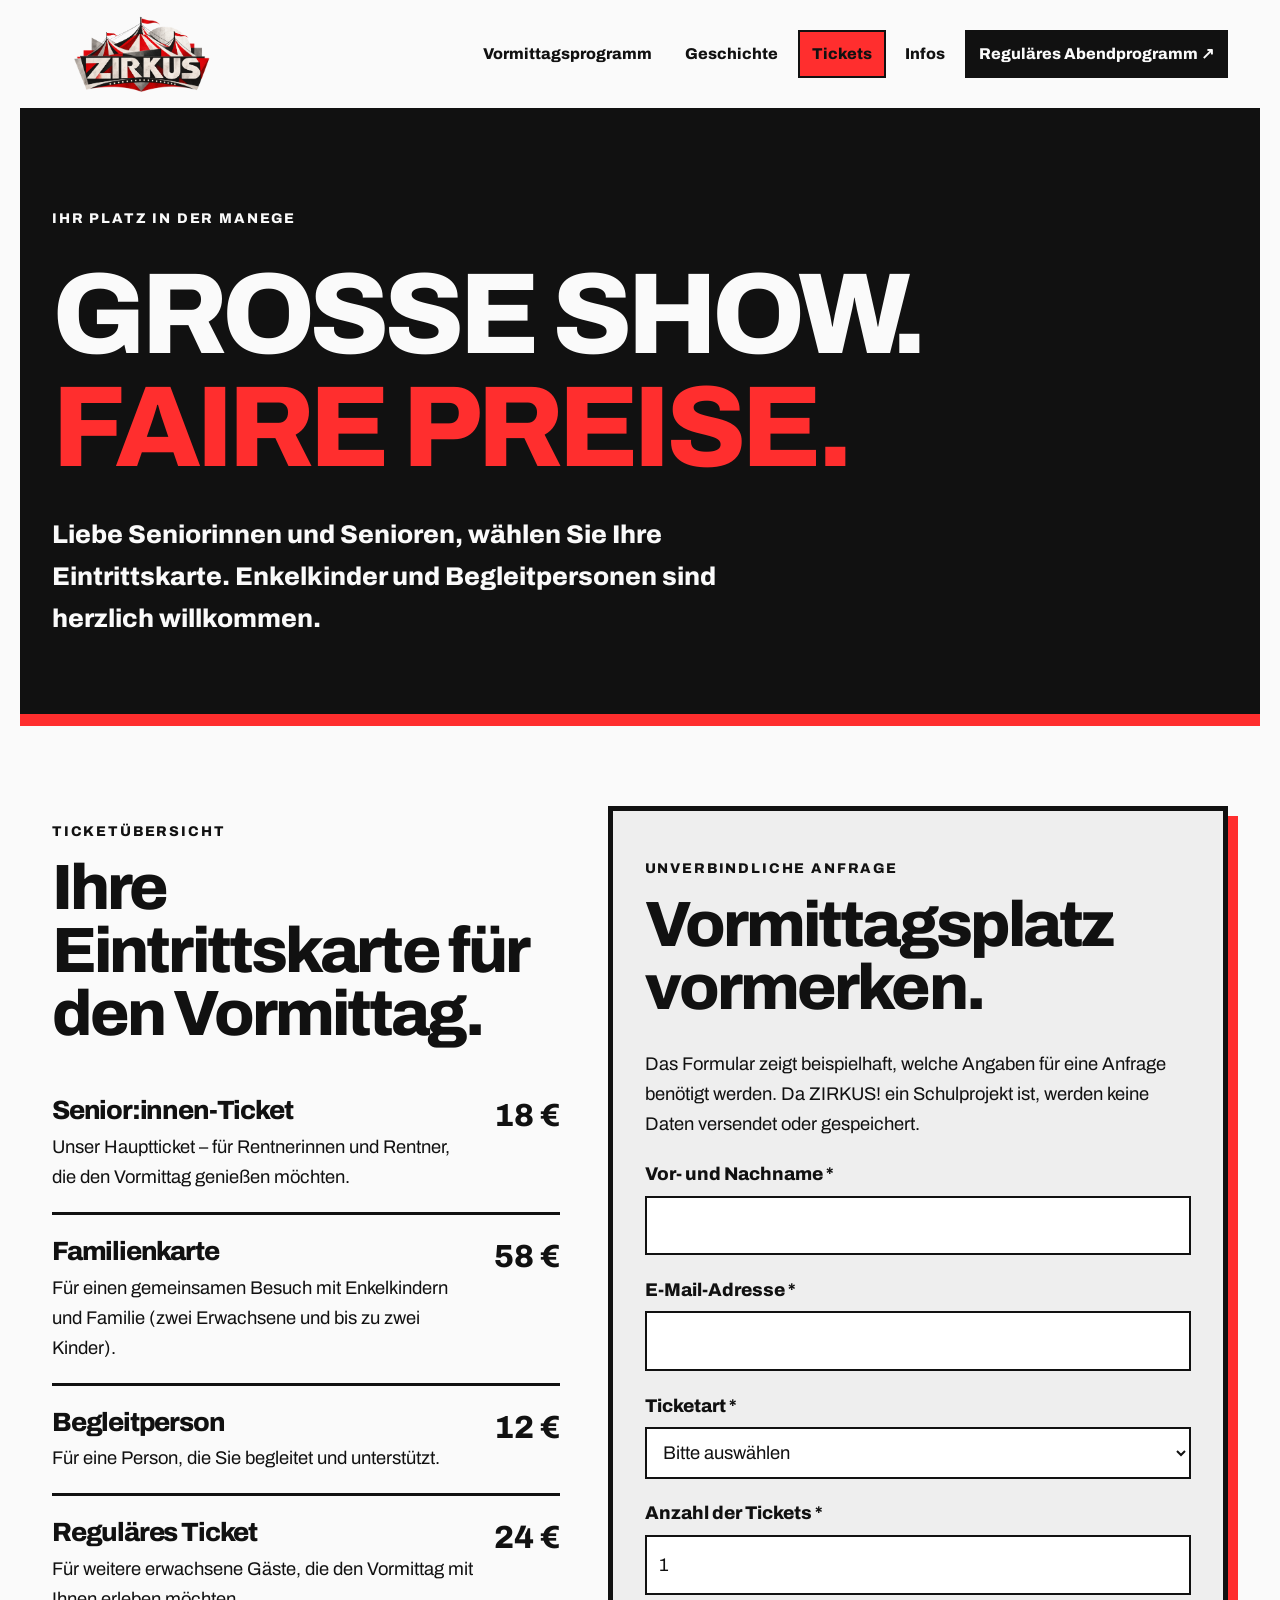
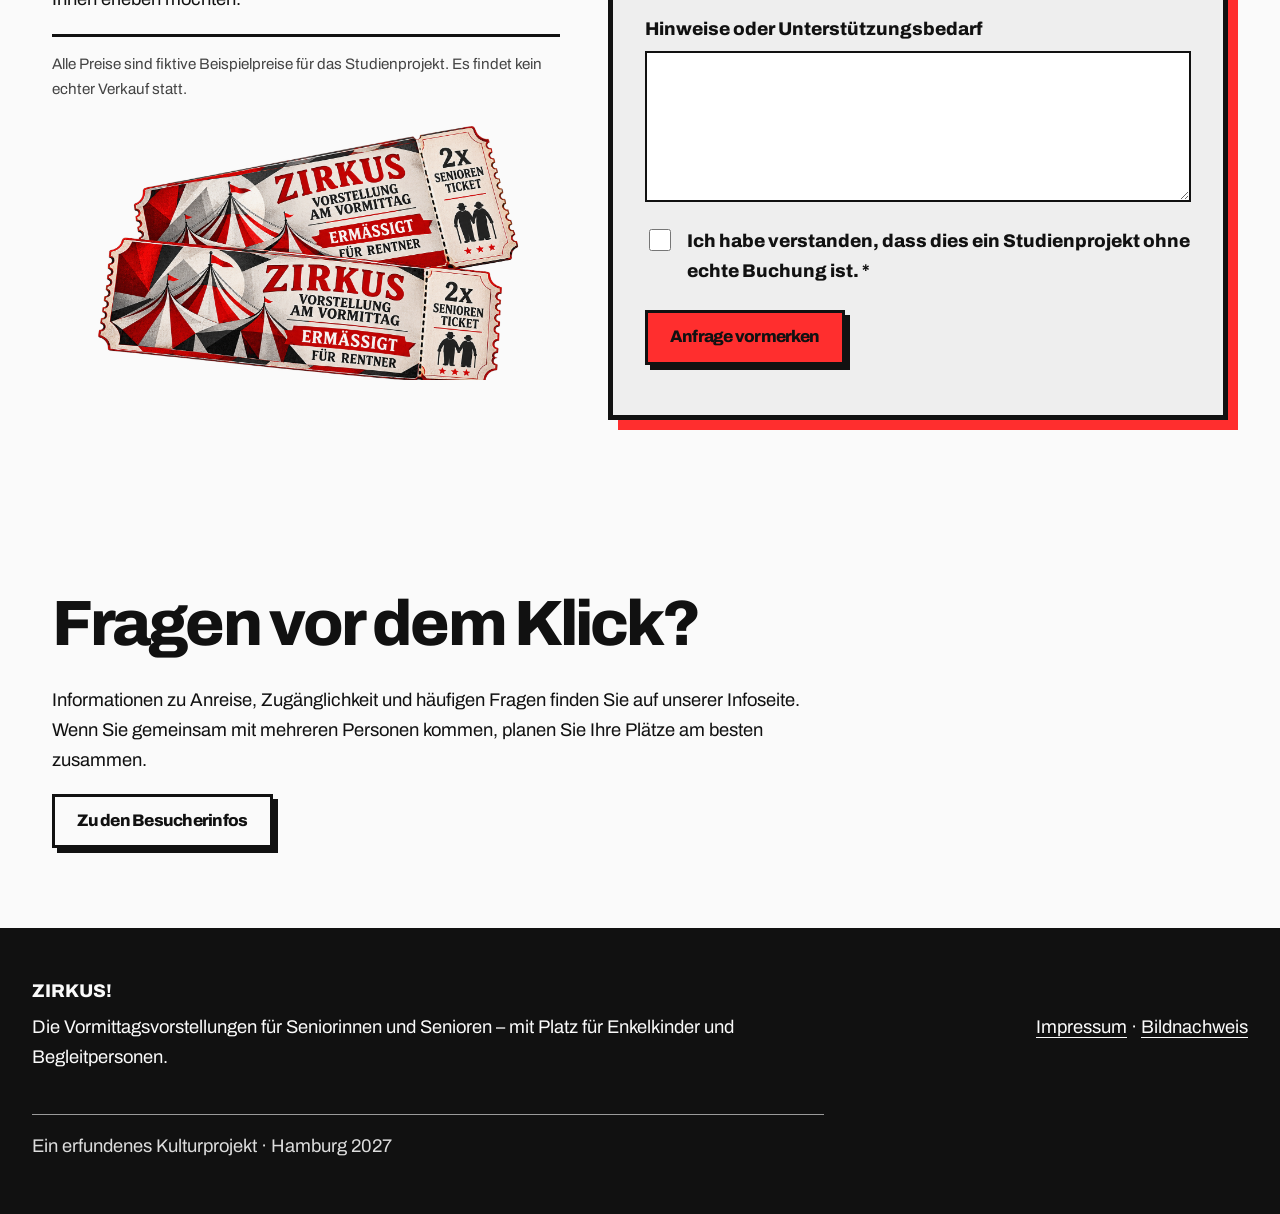
<file: tickets.html>
<!doctype html>
<html lang="de">
<head>
<meta charset="utf-8">
<meta name="viewport" content="width=device-width, initial-scale=1">
<title>Tickets – ZIRKUS! Eintritt und Anfrage</title>
<meta name="description" content="Ticketübersicht für den ZIRKUS!-Vormittag für Seniorinnen und Senioren am 12. Juni 2027.">
<meta name="theme-color" content="#111111">
<link rel="icon" href="assets/favicon.png" type="image/png">
<link rel="apple-touch-icon" href="assets/apple-touch-icon.png">
<link rel="stylesheet" href="css/style.css">

</head>
<body>
<a class="skip-link" href="#inhalt">Zum Inhalt springen</a>
<header class="site-header">
<a class="brand" href="index.html" aria-label="ZIRKUS! – zur Startseite des Vormittagsprogramms"><img src="assets/img/logo-neu.png" width="180" height="102" alt="Zirkus – Vormittagsprogramm"></a>
<nav aria-label="Hauptnavigation">
<a href="programm.html">Vormittagsprogramm</a>
<a href="story.html">Geschichte</a>
<a href="tickets.html" aria-current="page">Tickets</a>
<a href="infos.html">Infos</a>
<a class="nav-evening" href="https://www.zirkus-beispiel.de" target="_blank" rel="noopener">Reguläres Abendprogramm ↗</a>
</nav>
</header>
<main id="inhalt">
<section class="page-hero"><p class="eyebrow">IHR PLATZ IN DER MANEGE</p><h1>GROSSE SHOW.<br><span>FAIRE PREISE.</span></h1><p class="lead">Liebe Seniorinnen und Senioren, wählen Sie Ihre Eintrittskarte. Enkelkinder und Begleitpersonen sind herzlich willkommen.</p></section>
<section class="section-pad ticket-layout"><div><p class="eyebrow">TICKETÜBERSICHT</p><h2>Ihre Eintrittskarte für den Vormittag.</h2><div class="price-list"><article><div><h3>Senior:innen-Ticket</h3><p>Unser Hauptticket – für Rentnerinnen und Rentner, die den Vormittag genießen möchten.</p></div><strong>18 €</strong></article><article><div><h3>Familienkarte</h3><p>Für einen gemeinsamen Besuch mit Enkelkindern und Familie (zwei Erwachsene und bis zu zwei Kinder).</p></div><strong>58 €</strong></article><article><div><h3>Begleitperson</h3><p>Für eine Person, die Sie begleitet und unterstützt.</p></div><strong>12 €</strong></article><article><div><h3>Reguläres Ticket</h3><p>Für weitere erwachsene Gäste, die den Vormittag mit Ihnen erleben möchten.</p></div><strong>24 €</strong></article></div><p class="small-note">Alle Preise sind fiktive Beispielpreise für das Studienprojekt. Es findet kein echter Verkauf statt.</p><img class="ticket-art" src="assets/img/senioren-tickets.png" width="1774" height="887" loading="lazy" alt="Zwei ermäßigte Zirkus-Eintrittskarten für Seniorinnen und Senioren"></div>
<div class="form-panel"><p class="eyebrow">UNVERBINDLICHE ANFRAGE</p><h2>Vormittagsplatz vormerken.</h2><p>Das Formular zeigt beispielhaft, welche Angaben für eine Anfrage benötigt werden. Da ZIRKUS! ein Schulprojekt ist, werden keine Daten versendet oder gespeichert.</p>
<form id="ticket-form">
<div class="field"><label for="name">Vor- und Nachname *</label><input id="name" name="name" autocomplete="name" required></div>
<div class="field"><label for="email">E-Mail-Adresse *</label><input id="email" name="email" type="email" autocomplete="email" required></div>
<div class="field"><label for="ticket">Ticketart *</label><select id="ticket" name="ticket" required><option value="">Bitte auswählen</option><option>Senior:innen-Ticket – 18 €</option><option>Familienkarte – 58 €</option><option>Begleitperson – 12 €</option><option>Reguläres Ticket – 24 €</option></select></div>
<div class="field"><label for="quantity">Anzahl der Tickets *</label><input id="quantity" name="quantity" type="number" min="1" max="10" value="1" required></div>
<div class="field"><label for="message">Hinweise oder Unterstützungsbedarf</label><textarea id="message" name="message" rows="4"></textarea></div>
<label class="check-field"><input type="checkbox" required> Ich habe verstanden, dass dies ein Studienprojekt ohne echte Buchung ist. *</label>
<button class="button button-red" type="submit">Anfrage vormerken</button>
<p id="form-message" class="form-message" role="status" aria-live="polite"></p>
</form></div></section>
<section class="section-pad"><h2>Fragen vor dem Klick?</h2><p>Informationen zu Anreise, Zugänglichkeit und häufigen Fragen finden Sie auf unserer Infoseite. Wenn Sie gemeinsam mit mehreren Personen kommen, planen Sie Ihre Plätze am besten zusammen.</p><a class="button" href="infos.html#faq">Zu den Besucherinfos</a></section>
<script src="js/main.js" defer></script>
</main>
<footer class="site-footer">
<div><strong>ZIRKUS!</strong><p>Die Vormittagsvorstellungen für Seniorinnen und Senioren – mit Platz für Enkelkinder und Begleitpersonen.</p></div>
<div><a href="infos.html#impressum">Impressum</a><span> · </span><a href="infos.html#bildnachweis">Bildnachweis</a></div>
<p class="footer-note">Ein erfundenes Kulturprojekt · Hamburg 2027</p>
</footer>
</body>
</html>
</file>
<file: css/style.css>
@font-face{font-family:'Archivo';src:url('../assets/archivo-v25-latin-regular.woff2') format('woff2'),url('../assets/archivo-v25-latin-regular.woff') format('woff'),url('../assets/archivo-v25-latin-regular.ttf') format('truetype');font-weight:400;font-style:normal;font-display:swap}
@font-face{font-family:'Archivo';src:url('../assets/archivo-v25-latin-800.woff2') format('woff2'),url('../assets/archivo-v25-latin-800.woff') format('woff'),url('../assets/archivo-v25-latin-800.ttf') format('truetype');font-weight:800;font-style:normal;font-display:swap}
:root{--dark:#111;--paper:#fafafa;--red:#ff2e2e;--grey:#9a9a9a}*{box-sizing:border-box}html{scroll-behavior:smooth;scroll-padding-top:7rem}body{margin:0;background:var(--paper);color:var(--dark);font:1.15rem/1.65 'Archivo',Arial,Helvetica,sans-serif}img{display:block;max-width:100%;height:auto}a{color:inherit;text-underline-offset:.2em}a:hover{text-decoration-thickness:3px}button,input,select,textarea{font:inherit}.skip-link{position:absolute;left:1rem;top:-8rem;background:var(--red);padding:1rem;z-index:20;font-weight:800}.skip-link:focus{top:1rem}:focus-visible{outline:4px solid var(--red);outline-offset:4px}.site-header{max-width:1240px;margin:auto;padding:1rem 2rem;display:flex;align-items:center;justify-content:space-between;gap:2rem;border-bottom:5px solid var(--dark)}.brand{display:flex;align-items:center;flex:0 0 auto}.brand img{display:block;width:180px;height:auto;max-height:76px;object-fit:contain}.site-header nav{display:flex;gap:.35rem;flex-wrap:wrap}.site-header nav a{padding:.55rem .75rem;text-decoration:none;font-weight:800;font-size:.98rem;border:2px solid transparent}.site-header nav a[aria-current=page]{background:var(--red);border-color:var(--dark)}.site-header nav .nav-evening{background:var(--dark);color:var(--paper);border-color:var(--dark)}main{max-width:1240px;margin:auto}h1,h2,h3,.button{font-family:'Archivo',Arial,Helvetica,sans-serif;font-weight:800;line-height:.98;letter-spacing:-.045em}h1{font-size:clamp(3.2rem,8.5vw,7.8rem);margin:.25em 0}h1 span,h2 span{color:var(--red)}h1 em{font-style:normal;color:var(--red)}h2{font-size:clamp(2.4rem,5vw,4.8rem);margin:.2em 0 .45em}h3{font-size:1.65rem;margin:.3em 0}p{max-width:72ch}.eyebrow,.number{font-size:.88rem;letter-spacing:.13em;font-weight:900;text-transform:uppercase}.lead{font-size:clamp(1.2rem,2vw,1.65rem);max-width:42ch;font-weight:700}.hero{position:relative;display:grid;grid-template-columns:1.03fr .97fr;gap:2rem;padding:4rem 2rem 3rem;align-items:start;min-height:610px}.hero-copy{position:relative;z-index:1}.hero h1{font-size:clamp(3.3rem,7.3vw,7rem)}.hero-art{align-self:start;margin:7rem 0 0;border:8px solid var(--dark);background:var(--red);box-shadow:16px 16px 0 var(--red)}.hero-art img{width:100%;height:390px;object-fit:cover}.hero-stamp{position:absolute;right:2rem;top:1rem;background:var(--red);border:4px solid var(--dark);padding:1rem;font-weight:900;transform:rotate(8deg);font-size:1.5rem;text-align:center}.hero-actions{display:flex;align-items:center;gap:1.5rem;flex-wrap:wrap;margin-top:2rem}.button{display:inline-block;border:3px solid var(--dark);background:var(--paper);color:var(--dark);padding:1rem 1.4rem;text-decoration:none;font-size:1.05rem;cursor:pointer;box-shadow:5px 5px 0 var(--dark)}.button:hover{background:var(--red);transform:translate(-2px,-2px);box-shadow:7px 7px 0 var(--dark)}.button-red{background:var(--red)}.text-link{font-weight:900}.ticker{overflow:hidden;background:var(--dark);color:var(--paper);padding:1rem 0;white-space:nowrap;font-weight:900;font-size:1.6rem}.ticker div{width:max-content;animation:marquee 28s linear infinite}@keyframes marquee{to{transform:translateX(-50%)}}.section-pad{padding:5rem 2rem}.two-col{display:grid;grid-template-columns:1fr 1fr;gap:3rem}.two-col p{margin-top:0}.feature-grid{display:grid;grid-template-columns:repeat(3,1fr);gap:1rem;padding-top:0}.feature{padding:2rem;min-height:360px;border:4px solid var(--dark);display:flex;flex-direction:column;align-items:flex-start}.feature h2{font-size:clamp(1.8rem,3.2vw,3rem);max-width:100%;overflow-wrap:break-word}.feature p{flex:1}.feature a{font-weight:900}.feature-dark{background:var(--dark);color:var(--paper)}.feature-red{background:var(--red)}.feature-light{background:#fff;border-style:dashed}.image-story{display:grid;grid-template-columns:1fr 1fr;gap:4rem;align-items:center}.image-story figure{margin:0;border:7px solid var(--dark);box-shadow:12px 12px 0 var(--red)}.image-story img{width:100%;aspect-ratio:4/3;object-fit:cover}figcaption{font-size:.95rem;font-weight:700;padding:.7rem .9rem;background:var(--paper);border-top:2px solid var(--dark)}.closing-cta{background:var(--dark);color:var(--paper);text-align:center}.closing-cta p{margin:1rem auto 2rem}.page-hero{padding:5rem 2rem 3rem;background:var(--dark);color:var(--paper);border-bottom:12px solid var(--red)}.page-hero-image{display:grid;grid-template-columns:.82fr 1.18fr;gap:2.5rem;align-items:center}.page-hero-copy{min-width:0}.page-hero-art{width:100%;max-height:430px;object-fit:cover;border:6px solid var(--paper);box-shadow:12px 12px 0 var(--red)}.ticket-art{width:100%;height:auto;object-fit:contain;margin:1.5rem 0 0;mix-blend-mode:multiply}.page-hero h1{font-size:clamp(3.5rem,9vw,8rem)}.page-hero .lead{max-width:48ch}.section-heading{margin-bottom:2rem}.table-wrap{overflow-x:auto;margin-top:2rem;border:4px solid var(--dark)}table{width:100%;border-collapse:collapse;min-width:650px;background:#fff}caption{text-align:left;padding:1rem;font-weight:900;background:var(--red)}th,td{text-align:left;padding:1rem;border:2px solid var(--dark);vertical-align:top}thead th{background:var(--dark);color:var(--paper)}tbody tr:nth-child(even){background:#eee}.split-panel{display:grid;grid-template-columns:1fr 1fr;background:var(--red);border-block:5px solid var(--dark)}.split-panel>img{width:100%;height:100%;min-height:350px;object-fit:cover;border-right:5px solid var(--dark)}.split-panel>div{padding:3rem}.wide-image{width:100%;max-height:460px;object-fit:cover;border:5px solid var(--dark);margin:2rem 0}.three-cards{display:grid;grid-template-columns:repeat(3,1fr);gap:1rem}.three-cards article{border:4px solid var(--dark);padding:1.5rem;background:#fff}.three-cards .number{color:var(--red)}.ticket-layout{display:grid;grid-template-columns:.9fr 1.1fr;gap:3rem;align-items:start}.price-list article{display:flex;justify-content:space-between;gap:1rem;padding:1rem 0;border-bottom:3px solid var(--dark)}.price-list article p{margin:.2rem 0}.price-list strong{font-size:2rem;white-space:nowrap}.small-note{font-size:.95rem;color:#444}.form-panel{background:#eee;border:5px solid var(--dark);padding:2rem;box-shadow:10px 10px 0 var(--red)}.field{display:grid;gap:.4rem;margin:1.2rem 0}label{font-weight:900}input,select,textarea{width:100%;padding:.8rem;border:2px solid var(--dark);background:#fff;color:var(--dark);border-radius:0}.check-field{display:flex;align-items:flex-start;gap:.8rem;margin:1.5rem 0}.check-field input{width:1.4rem;height:1.4rem;flex:0 0 auto;margin-top:.2rem}.form-message{font-weight:900}.faq-section details{border-block-end:2px solid var(--dark);padding:1.1rem 0}.faq-section summary{font-weight:900;font-size:1.25rem;cursor:pointer}.faq-section details p{margin-bottom:.3rem}.legal-grid{display:grid;grid-template-columns:1fr 1fr;gap:2rem;background:#eee}.legal-grid section{border:3px solid var(--dark);padding:2rem;scroll-margin-top:2rem}.site-footer{background:var(--dark);color:var(--paper);padding:3rem max(2rem,calc((100% - 1240px)/2));display:flex;justify-content:space-between;align-items:center;gap:2rem;flex-wrap:wrap}.site-footer p{margin:.3rem 0}.site-footer a{color:var(--paper)}.footer-note{width:100%;border-top:1px solid var(--grey);padding-top:1rem;color:#ddd}.error-page{text-align:center;padding:7rem 2rem;min-height:65vh}.error-page .lead{margin:1rem auto 2rem}.error-page img{margin:3rem auto 0}@media(max-width:850px){.page-hero-image{grid-template-columns:1fr;gap:1.5rem}.page-hero-art{max-height:360px}.site-header{align-items:flex-start;flex-direction:column}.hero{grid-template-columns:1fr;padding-top:3rem}.hero-art{margin-top:1rem}.hero-stamp{top:1rem}.feature-grid,.three-cards{grid-template-columns:1fr}.image-story,.split-panel,.ticket-layout,.legal-grid,.two-col{grid-template-columns:1fr}.split-panel>img{border-right:0;border-bottom:5px solid var(--dark)}.site-footer{padding:2rem}}@media(max-width:520px){body{font-size:1.05rem}.site-header{padding:1rem}.site-header nav{display:grid;grid-template-columns:repeat(2,1fr);width:100%}.site-header nav a{text-align:center;padding:.5rem .25rem;font-size:.9rem}.hero,.section-pad,.page-hero{padding-left:1rem;padding-right:1rem}.hero h1{font-size:clamp(3rem,14vw,5rem)}.hero-stamp{font-size:1rem;right:1rem}.section-pad{padding-top:3.5rem;padding-bottom:3.5rem}.page-hero{padding-top:3rem}.page-hero h1{font-size:clamp(3rem,14vw,5.5rem)}.split-panel>div{padding:1.5rem}.form-panel{padding:1.2rem}.site-footer{padding:2rem 1rem}}@media(prefers-reduced-motion:reduce){*,*::before,*::after{scroll-behavior:auto!important;animation-duration:.01ms!important;animation-iteration-count:1!important;transition-duration:.01ms!important}}

/* Startseiten-Karten: als kompakter, zentrierter Block ausrichten */
main{width:100%;max-width:1240px;margin-inline:auto}
.feature-grid{width:100%;max-width:1240px;margin-inline:auto;grid-template-columns:repeat(3,minmax(0,1fr));justify-content:center}

/* Responsive start-page feature cards: stack on tablet and mobile */
@media (max-width: 900px) {
  .feature-grid {
    grid-template-columns: minmax(0, 1fr) !important;
    width: 100%;
  }
  .feature-grid > .feature {
    width: 100%;
    min-width: 0;
    box-sizing: border-box;
  }
  .feature h2,
  .feature p,
  .feature a {
    max-width: 100%;
    overflow-wrap: anywhere;
    word-break: normal;
  }
}

/* Mobile refinements requested */
@media (max-width: 520px) {
  /* Keep the hero date/location copy clear of the LIVE stamp. */
  .hero-copy .eyebrow {
    max-width: calc(100% - 5.5rem);
    column-count: 2;
    column-gap: .65rem;
    column-fill: balance;
    font-size: .72rem;
    line-height: 1.35;
    letter-spacing: .08em;
  }

  /* Make the program hero heading fit beside/above its artwork comfortably. */
  .page-hero-image .page-hero-copy h1 {
    font-size: clamp(2.7rem, 11vw, 4rem);
    line-height: .98;
    overflow-wrap: break-word;
  }
  .page-hero-image .page-hero-copy .lead {
    font-size: 1.05rem;
    max-width: 32ch;
  }

  /* Fit the program schedule table to the mobile viewport without horizontal scrolling. */
  .table-wrap { overflow-x: hidden; }
  .table-wrap table {
    min-width: 0;
    width: 100%;
    table-layout: fixed;
    font-size: .78rem;
    line-height: 1.35;
    overflow-wrap: anywhere;
    word-break: normal;
  }
  .table-wrap caption {
    padding: .65rem;
    font-size: .85rem;
    line-height: 1.3;
  }
  .table-wrap th, .table-wrap td {
    padding: .45rem .35rem;
    border-width: 1px;
    overflow-wrap: anywhere;
    hyphens: auto;
  }
  .table-wrap thead th {
    font-size: .72rem;
  }
  .table-wrap tbody th[scope="row"] {
    width: 19%;
    font-size: .78rem;
  }
  .table-wrap thead th:nth-child(1) { width: 19%; }
  .table-wrap thead th:nth-child(2) { width: 34%; }
  .table-wrap thead th:nth-child(3) { width: 47%; }
}

/* Ganzheitliche mobile Optimierung: Layout, Lesbarkeit, Touch-Bedienung */
@media (max-width: 700px) {
  html { scroll-padding-top: 1rem; }
  body { font-size: 1rem; line-height: 1.55; overflow-wrap: break-word; }
  main, .site-header, .site-footer { min-width: 0; }
  .site-header { gap: 1rem; padding: .85rem 1rem; border-bottom-width: 3px; }
  .brand img { width: min(150px, 42vw); max-height: 68px; }
  .site-header nav { display:grid; grid-template-columns:repeat(2,minmax(0,1fr)); gap:.5rem; width:100%; }
  .site-header nav a { min-width:0; display:flex; align-items:center; justify-content:center; min-height:44px; text-align:center; font-size:.88rem; line-height:1.25; padding:.55rem .4rem; border:2px solid var(--dark); overflow-wrap:anywhere; }
  .site-header nav .nav-evening { grid-column:1 / -1; }
  h1 { overflow-wrap:anywhere; }
  .hero { gap:1.25rem; min-height:0; padding:2.5rem 1rem 2rem; }
  .hero h1 { font-size:clamp(2.7rem,12vw,4.6rem); }
  .hero-art { margin:1.5rem .25rem .5rem; border-width:5px; box-shadow:8px 8px 0 var(--red); }
  .hero-art img { height:auto; max-height:300px; aspect-ratio:4/3; object-fit:cover; }
  .hero-stamp { max-width:7rem; padding:.6rem; font-size:1rem; right:.85rem; top:.75rem; border-width:3px; }
  .hero-actions { gap:1rem; margin-top:1.25rem; }
  .button { padding:.75rem 1rem; font-size:.98rem; box-shadow:3px 3px 0 var(--dark); min-height:44px; }
  .section-pad { padding:2.75rem 1rem; }
  .section-heading { margin-bottom:1.25rem; }
  .two-col, .image-story, .ticket-layout, .legal-grid { gap:1.5rem; }
  .image-story figure { border-width:4px; box-shadow:7px 7px 0 var(--red); }
  .feature-grid { gap:.85rem; padding:1rem; }
  .feature { min-height:0; padding:1.25rem; border-width:3px; }
  .feature p { margin:.5rem 0 1rem; }
  .three-cards { gap:.85rem; }
  .three-cards article { padding:1.15rem; border-width:3px; }
  .page-hero { padding:2.75rem 1rem 2rem; }
  .page-hero h1 { font-size:clamp(2.65rem,11.5vw,4.5rem); line-height:1; }
  .page-hero .lead, .lead { font-size:1.05rem; line-height:1.5; }
  .page-hero-image { grid-template-columns:minmax(0,1fr); gap:1.25rem; }
  .page-hero-art { max-height:none; width:100%; aspect-ratio:16/10; object-fit:cover; border-width:4px; box-shadow:7px 7px 0 var(--red); }
  .split-panel { grid-template-columns:minmax(0,1fr); }
  .split-panel>img { min-height:0; max-height:280px; border-bottom-width:3px; }
  .split-panel>div { padding:1.35rem 1rem; }
  .wide-image { margin:1rem 0; max-height:300px; border-width:3px; }
  .ticket-layout { grid-template-columns:minmax(0,1fr); }
  .price-list article { align-items:flex-start; gap:.75rem; padding:.85rem 0; }
  .price-list article h3 { font-size:1.25rem; }
  .price-list article strong { font-size:1.5rem; }
  .form-panel { padding:1rem; border-width:3px; box-shadow:6px 6px 0 var(--red); }
  .field { gap:.35rem; margin:.9rem 0; }
  input,select,textarea { padding:.7rem; font-size:1rem; min-width:0; }
  .check-field { gap:.65rem; }
  .check-field input { width:1.2rem; height:1.2rem; }
  .faq-section summary { font-size:1.1rem; }
  .legal-grid section { padding:1.25rem; border-width:2px; }
  .site-footer { display:flex; flex-direction:column; align-items:flex-start; gap:1rem; padding:1.5rem 1rem; }
  .site-footer>div { width:100%; }
  .footer-note { padding-top:.85rem; }
  /* Tabellen bleiben auf schmalen Displays im Viewport und umbrechen sauber. */
  .table-wrap { overflow:visible; width:100%; }
  .table-wrap table { min-width:0; table-layout:fixed; width:100%; }
  .table-wrap th,.table-wrap td { min-width:0; overflow-wrap:anywhere; hyphens:auto; }
}
@media (max-width: 380px) {
  body { font-size:.96rem; }
  .site-header nav a { font-size:.82rem; }
  .hero h1, .page-hero h1 { font-size:clamp(2.35rem,11vw,3.5rem); }
  .table-wrap table { font-size:.68rem; }
  .table-wrap th,.table-wrap td { padding:.35rem .25rem; }
  .table-wrap thead th { font-size:.66rem; }
  .table-wrap caption { font-size:.75rem; }
  .hero-stamp { max-width:5.8rem; font-size:.85rem; }
}

/* Desktop hero refinements: keep the home headline and programme title fully visible */
@media (min-width: 851px) {
  .hero { grid-template-columns: minmax(0, 1.02fr) minmax(0, .98fr); gap: 1.5rem; padding-top: 2.8rem; padding-bottom: 2.5rem; min-height: 0; }
  .hero h1 { font-size: clamp(3.2rem, 5.4vw, 5.35rem); line-height: .98; margin: .2em 0 .35em; }
  .hero-art { margin-top: 4.5rem; }
  .hero-art img { height: clamp(280px, 26vw, 340px); }
  .page-hero-image { grid-template-columns: minmax(0, .9fr) minmax(0, 1.1fr); gap: 2rem; }
  .page-hero-image .page-hero-copy h1 { font-size: clamp(3.4rem, 5.4vw, 5.4rem); line-height: .98; overflow-wrap: normal; }
  .page-hero-art { max-height: 360px; }
}
</file>
